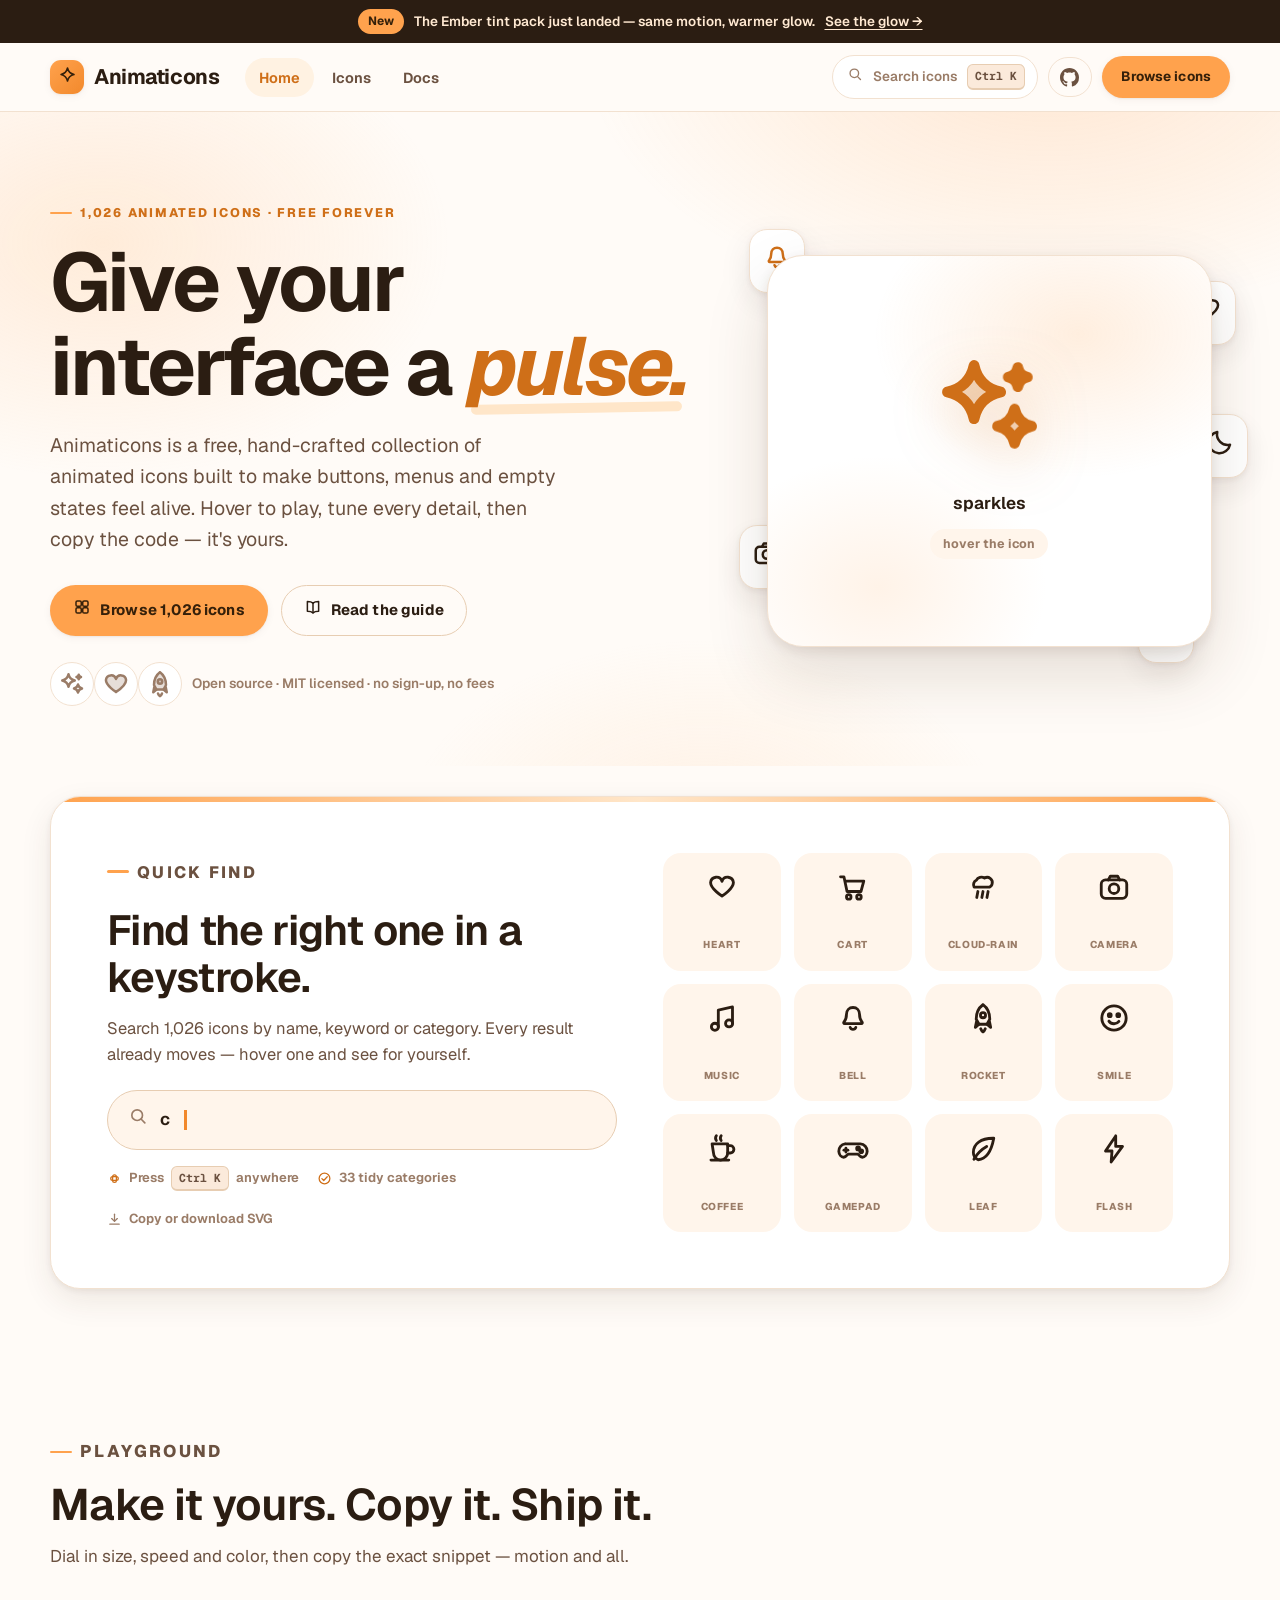
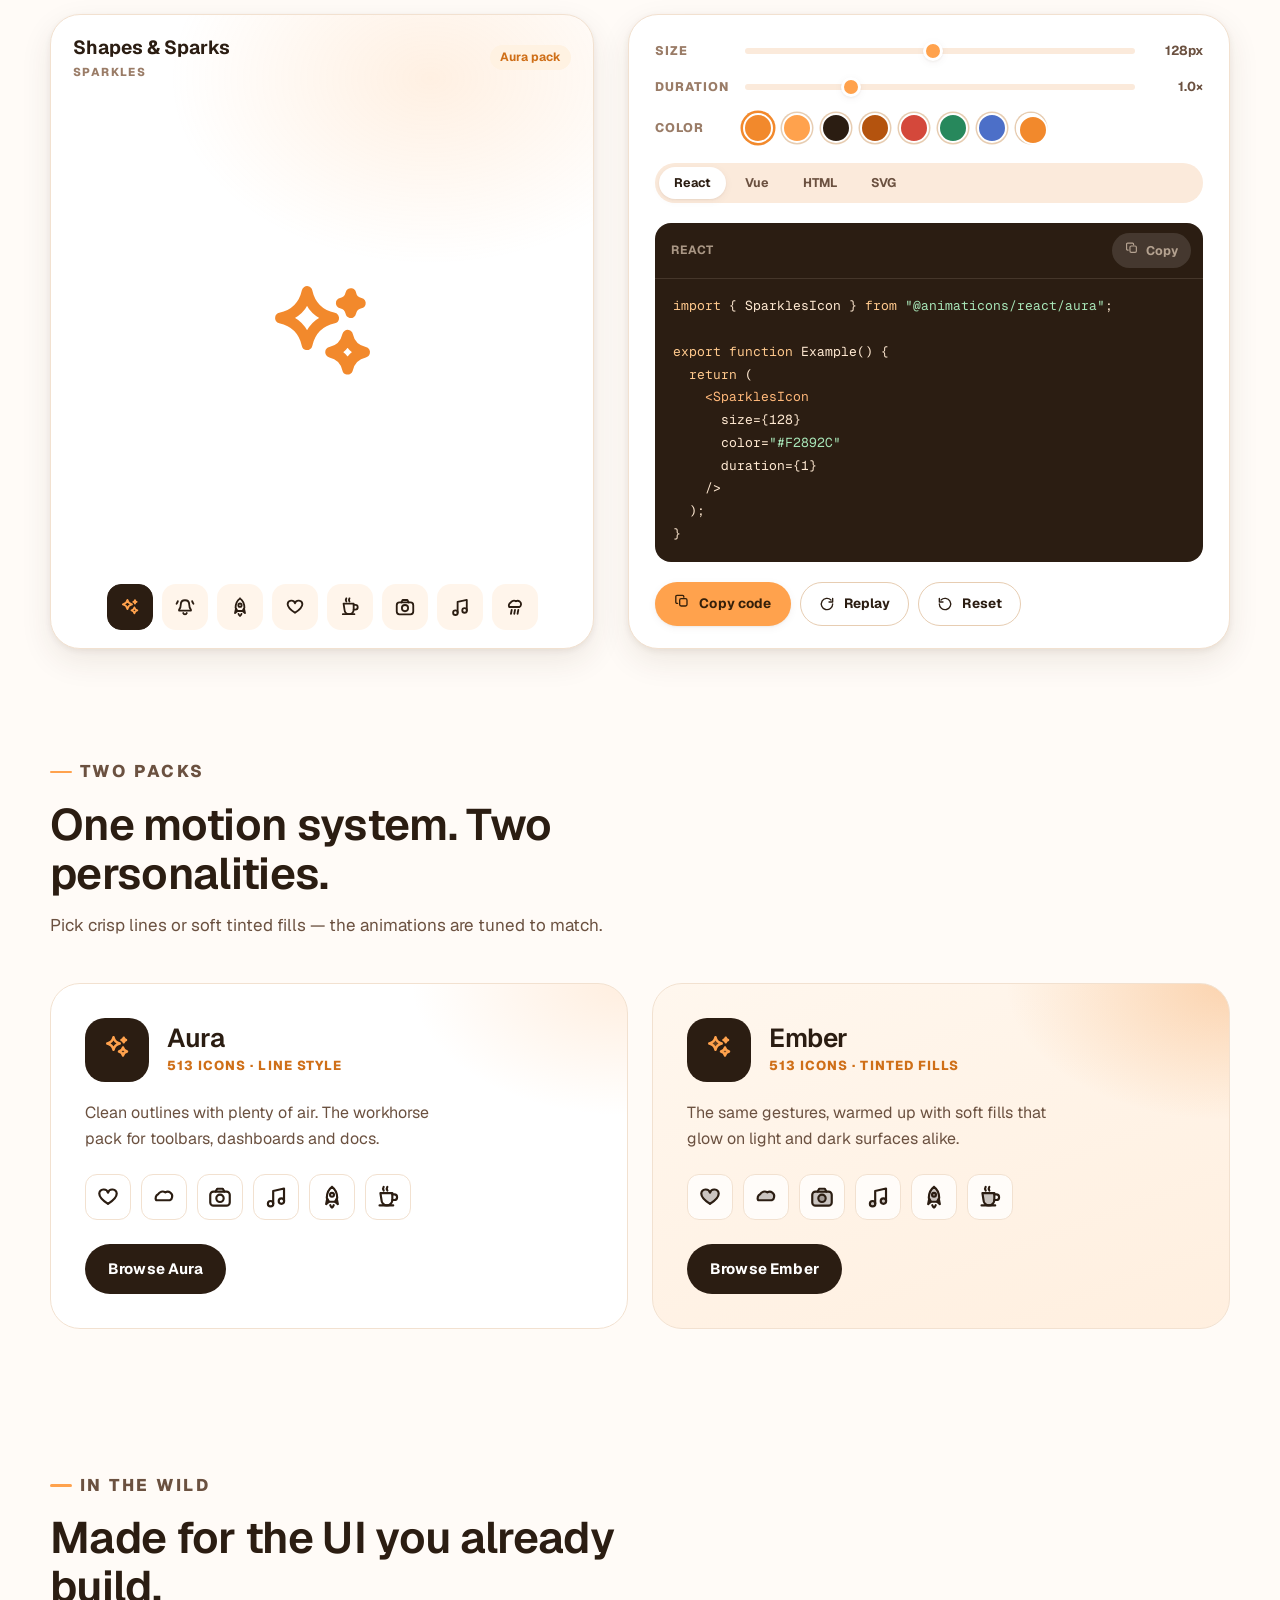
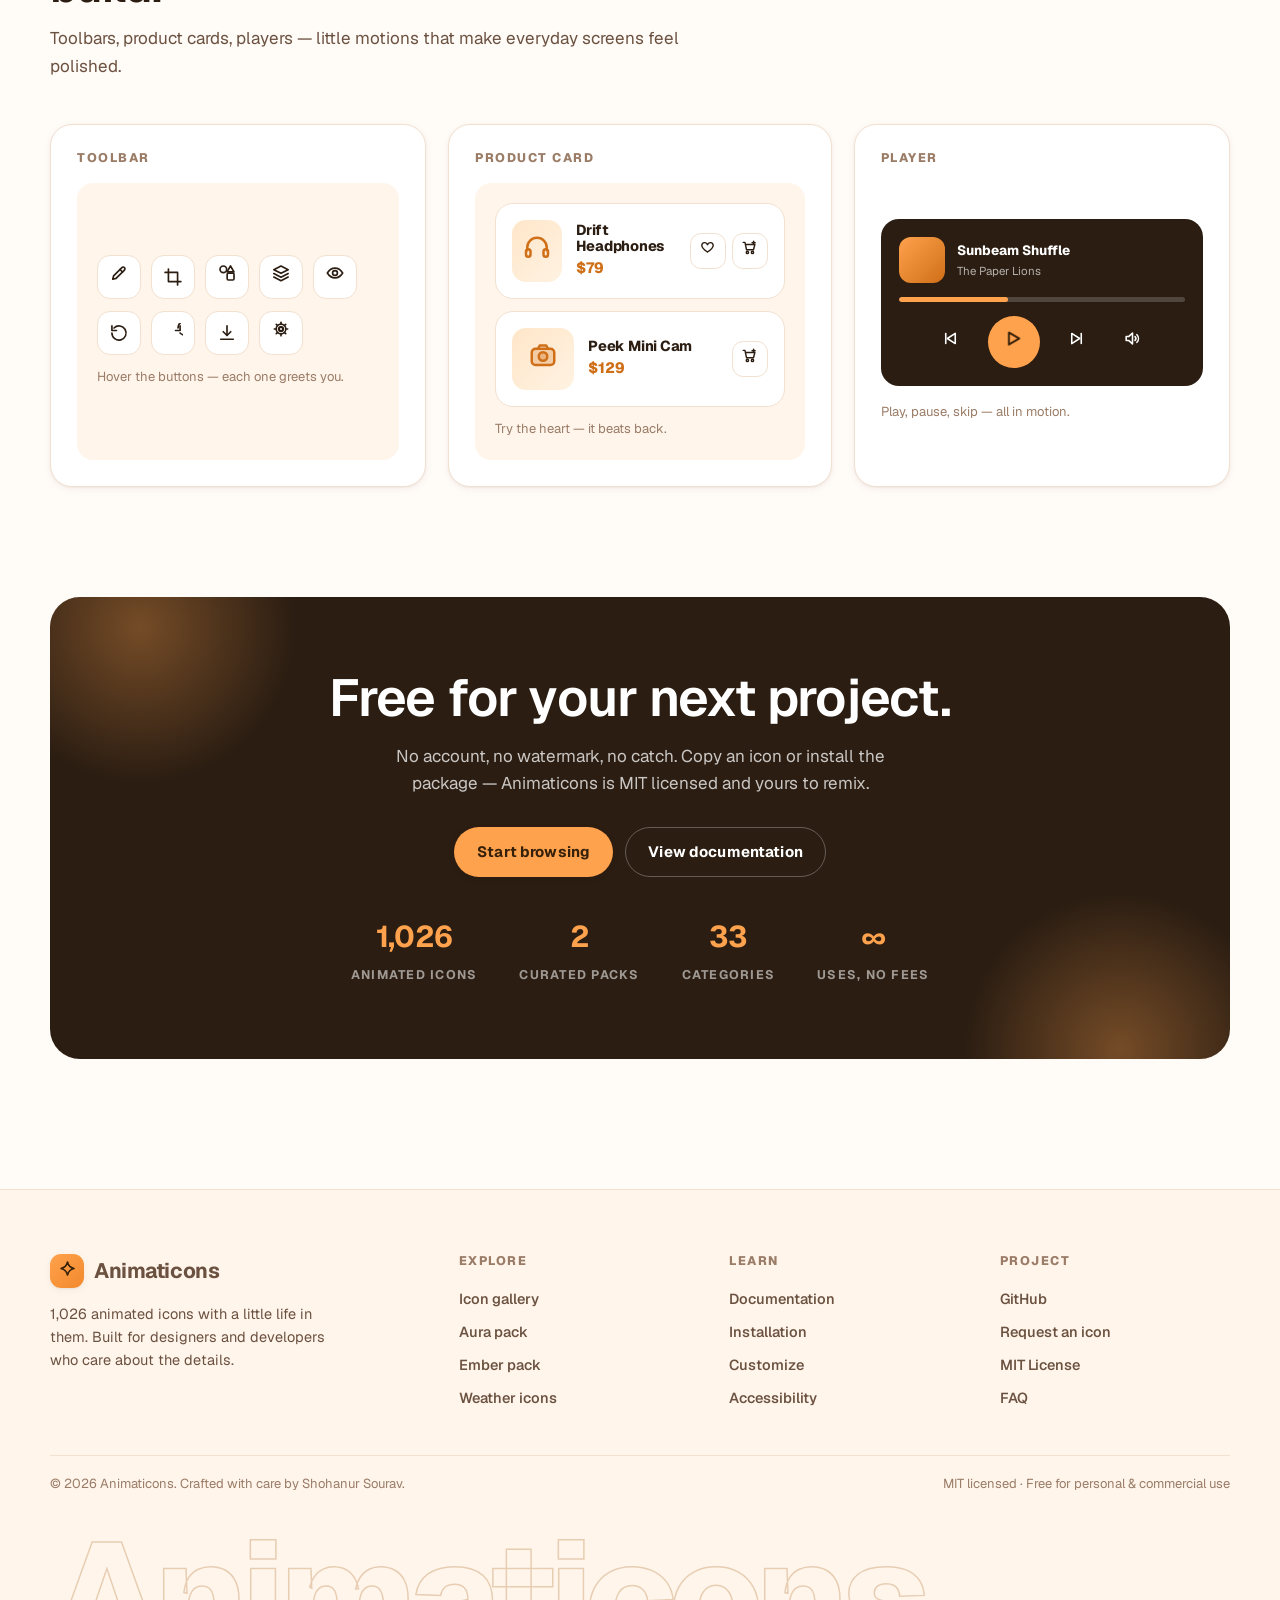
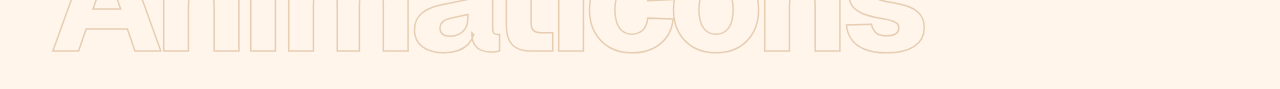
<file: index.html>
<!DOCTYPE html>
<html lang="en">
<head>
  <meta charset="UTF-8" />
  <meta name="viewport" content="width=device-width, initial-scale=1.0" />
  <title>Animaticons — 1,026 Free Animated Icons That Move</title>
  <meta name="description" content="Animaticons is a free collection of 1,026 animated icons in two packs — Aura and Ember. Hover them, tune size, speed and color, then copy the code for React, Vue or plain HTML." />
  <link rel="icon" href="favicon.svg" type="image/svg+xml" />
  <link rel="stylesheet" href="css/base.css?v=5" />
  <link rel="stylesheet" href="css/home.css?v=5" />
</head>
<body>
  <a class="skip-link" href="#main">Skip to content</a>

  <div class="announce">
    <div class="wrap">
      <span class="tag">New</span>
      <span>The Ember tint pack just landed — same motion, warmer glow.</span>
      <a href="gallery.html?pack=ember">See the glow →</a>
    </div>
  </div>

  <header class="site-header">
    <div class="wrap">
      <a class="brand" href="index.html" aria-label="Animaticons home">
        <span class="brand-mark"><span data-icon="sparkle" data-size="19" data-label=""></span></span>
        Animaticons
      </a>
      <nav class="site-nav" aria-label="Primary">
        <a href="index.html" class="is-active">Home</a>
        <a href="gallery.html">Icons</a>
        <a href="docs.html">Docs</a>
      </nav>
      <div class="header-actions">
        <button class="search-trigger" data-open-palette type="button" aria-label="Search icons">
          <span data-icon="search" data-size="16"></span>
          Search icons
          <kbd>⌘K</kbd>
        </button>
        <a class="icon-btn gh-btn" href="https://github.com/shohanursourav/animaticons" target="_blank" rel="noopener" aria-label="GitHub repository — star the repo" title="GitHub repository">
          <svg class="gh-mark" viewBox="0 0 16 16" width="19" height="19" aria-hidden="true"><path fill="currentColor" d="M8 0C3.58 0 0 3.58 0 8c0 3.54 2.29 6.53 5.47 7.59.4.07.55-.17.55-.38 0-.19-.01-.82-.01-1.49-2.01.37-2.53-.49-2.69-.94-.09-.23-.48-.94-.82-1.13-.28-.15-.68-.52-.01-.53.63-.01 1.08.58 1.23.82.72 1.21 1.87.87 2.33.66.07-.52.28-.87.51-1.07-1.78-.2-3.64-.89-3.64-3.95 0-.87.31-1.59.82-2.15-.08-.2-.36-1.02.08-2.12 0 0 .67-.21 2.2.82.64-.18 1.32-.27 2-.27.68 0 1.36.09 2 .27 1.53-1.04 2.2-.82 2.2-.82.44 1.1.16 1.92.08 2.12.51.56.82 1.27.82 2.15 0 3.07-1.87 3.75-3.65 3.95.29.25.54.73.54 1.48 0 1.07-.01 1.93-.01 2.2 0 .21.15.46.55.38A8.013 8.013 0 0 0 16 8c0-4.42-3.58-8-8-8Z"/></svg>
          <span class="gh-stars" data-gh-stars hidden><svg class="gh-star" viewBox="0 0 24 24" width="12" height="12" aria-hidden="true"><path fill="currentColor" d="M12 2.6l2.7 5.6 6.1.9-4.4 4.3 1 6.1-5.4-2.9-5.4 2.9 1-6.1-4.4-4.3 6.1-.9z"/></svg><span class="gh-count">0</span></span>
        </a>
        <a class="btn btn-primary" href="gallery.html" style="padding:9px 18px;font-size:13.5px">Browse icons</a>
      </div>
    </div>
  </header>

  <main id="main">
    <!-- ================= HERO ================= -->
    <section class="hero">
      <div class="hero-bg"></div>
      <div class="wrap">
        <div class="hero-grid">
          <div>
            <p class="eyebrow">1,026 animated icons · free forever</p>
            <h1>Give your interface a <span class="accent">pulse.</span></h1>
            <p class="hero-sub">
              Animaticons is a free, hand-crafted collection of animated icons built to make
              buttons, menus and empty states feel alive. Hover to play, tune every detail,
              then copy the code — it's yours.
            </p>
            <div class="hero-ctas">
              <a class="btn btn-primary" href="gallery.html">
                <span data-icon="layout-grid" data-size="18"></span>
                Browse 1,026 icons
              </a>
              <a class="btn btn-ghost" href="docs.html">
                <span data-icon="book-open" data-size="18"></span>
                Read the guide
              </a>
            </div>
            <div class="hero-note">
              <span class="avatars">
                <span data-icon="sparkles" data-size="30"></span>
                <span data-icon="heart" data-size="30" data-pack="ember"></span>
                <span data-icon="rocket" data-size="30" data-pack="ember"></span>
              </span>
              <span>Open source · MIT licensed · no sign-up, no fees</span>
            </div>
          </div>

          <div class="hero-stage" aria-hidden="true">
            <div class="float-chip c1"><span data-icon="bell" data-size="30"></span></div>
            <div class="float-chip c2"><span data-icon="heart" data-size="30"></span></div>
            <div class="float-chip c3"><span data-icon="camera" data-size="30"></span></div>
            <div class="float-chip c4"><span data-icon="music" data-size="30"></span></div>
            <div class="float-chip c5"><span data-icon="moon" data-size="30"></span></div>
            <div class="hero-card">
              <div class="hero-card-inner">
                <span id="heroIcon"></span>
                <div class="hero-card-label" id="heroLabel">sparkles</div>
                <div class="hero-card-hint">hover the icon</div>
              </div>
            </div>
          </div>
        </div>
      </div>
    </section>

    <!-- ================= QUICK FIND ================= -->
    <section class="finder">
      <div class="wrap">
        <div class="finder-box">
          <div class="finder-grid">
            <div class="finder-copy">
              <p class="eyebrow">Quick find</p>
              <h2>Find the right one in a keystroke.</h2>
              <p>
                Search 1,026 icons by name, keyword or category. Every result already moves —
                hover one and see for yourself.
              </p>
              <div class="fake-search" id="fakeSearch" role="button" tabindex="0" aria-label="Open icon search">
                <span data-icon="search" data-size="20"></span>
                <span class="typed" id="typedWord">heart</span><span class="type-caret"></span>
              </div>
              <div class="finder-meta">
                <span><span data-icon="command" data-size="15"></span> Press <kbd>⌘K</kbd> anywhere</span>
                <span><span data-icon="check-circle" data-size="15"></span> <span id="statCats">33 tidy categories</span></span>
                <span><svg class="glyph" width="15" height="15" viewBox="0 0 24 24" fill="none" stroke="currentColor" stroke-width="2" stroke-linecap="round" stroke-linejoin="round" aria-hidden="true"><path d="M12 3.5v11"/><path d="M7.5 10.5 12 15l4.5-4.5"/><path d="M4.5 19.5h15"/></svg> Copy or download SVG</span>
              </div>
            </div>
            <div class="finder-tiles" id="finderTiles"></div>
          </div>
        </div>
      </div>
    </section>

    <!-- ================= PLAYGROUND ================= -->
    <section class="playground" id="playground">
      <div class="wrap">
        <div class="section-head">
          <p class="eyebrow">Playground</p>
          <h2>Make it yours. Copy it. Ship it.</h2>
          <p>Dial in size, speed and color, then copy the exact snippet — motion and all.</p>
        </div>
        <div class="pg-grid">
          <div class="pg-stage">
            <div class="pg-stage-top">
              <div class="pg-name">
                <span id="pgCat">Shapes &amp; Sparks</span>
                <code id="pgId">sparkles</code>
              </div>
              <span class="tag" id="pgPackTag">Aura pack</span>
            </div>
            <div class="pg-stage-body anim-host" id="pgStage" data-hover-icon></div>
            <div class="pg-picker" id="pgPicker"></div>
          </div>

          <div class="pg-panel">
            <div class="pg-controls">
              <div class="range-row">
                <label for="pgSize">Size</label>
                <input type="range" id="pgSize" min="24" max="240" step="2" value="128" />
                <output id="pgSizeOut">128px</output>
              </div>
              <div class="range-row">
                <label for="pgDur">Duration</label>
                <input type="range" id="pgDur" min="0.3" max="3" step="0.1" value="1" />
                <output id="pgDurOut">1.0×</output>
              </div>
              <div class="pg-swatches">
                <span class="label">Color</span>
                <div class="swatches" id="pgSwatches"></div>
              </div>
            </div>

            <div class="code-tabs" role="tablist" aria-label="Code language">
              <button class="is-active" data-lang="react" role="tab">React</button>
              <button data-lang="vue" role="tab">Vue</button>
              <button data-lang="html" role="tab">HTML</button>
              <button data-lang="svg" role="tab">SVG</button>
            </div>

            <div class="code-block">
              <div class="code-head">
                <span id="pgCodeLabel">React</span>
                <button class="copy-btn" data-copy="#code" type="button"><span data-icon="copy" data-size="14"></span> Copy</button>
              </div>
              <pre><code id="pgCode"></code></pre>
            </div>

            <div class="pg-actions">
              <button class="btn btn-primary" id="pgCopy" type="button">
                <span data-icon="copy" data-size="16"></span> Copy code
              </button>
              <button class="btn btn-ghost" id="pgReplay" type="button">
                <svg class="glyph" width="16" height="16" viewBox="0 0 24 24" fill="none" stroke="currentColor" stroke-width="2" stroke-linecap="round" stroke-linejoin="round" aria-hidden="true"><path d="M20.5 12a8.5 8.5 0 1 1-2.5-6"/><path d="M20.5 3.5V9H15"/></svg> Replay
              </button>
              <button class="btn btn-ghost" id="pgReset" type="button">
                <svg class="glyph" width="16" height="16" viewBox="0 0 24 24" fill="none" stroke="currentColor" stroke-width="2" stroke-linecap="round" stroke-linejoin="round" aria-hidden="true"><path d="M3.5 12a8.5 8.5 0 1 0 2.5-6"/><path d="M3.5 3.5V9H9"/></svg> Reset
              </button>
            </div>
          </div>
        </div>
      </div>
    </section>

    <!-- ================= PACKS ================= -->
    <section class="packs">
      <div class="wrap">
        <div class="section-head">
          <p class="eyebrow">Two packs</p>
          <h2>One motion system. Two personalities.</h2>
          <p>Pick crisp lines or soft tinted fills — the animations are tuned to match.</p>
        </div>
        <div class="packs-grid">
          <article class="pack-card aura">
            <div class="pack-top">
              <div class="pack-glyph"><span data-icon="sparkles" data-size="30"></span></div>
              <div>
                <h3>Aura</h3>
                <div class="pack-count">513 icons · line style</div>
              </div>
            </div>
            <p>Clean outlines with plenty of air. The workhorse pack for toolbars, dashboards and docs.</p>
            <div class="pack-icons">
              <span data-icon="heart" data-size="26"></span>
              <span data-icon="cloud" data-size="26"></span>
              <span data-icon="camera" data-size="26"></span>
              <span data-icon="music" data-size="26"></span>
              <span data-icon="rocket" data-size="26"></span>
              <span data-icon="coffee" data-size="26"></span>
            </div>
            <a class="btn btn-dark" href="gallery.html?pack=aura">Browse Aura</a>
          </article>

          <article class="pack-card ember">
            <div class="pack-top">
              <div class="pack-glyph"><span class="pack-ember" data-icon="sparkles" data-size="30"></span></div>
              <div>
                <h3>Ember</h3>
                <div class="pack-count">513 icons · tinted fills</div>
              </div>
            </div>
            <p>The same gestures, warmed up with soft fills that glow on light and dark surfaces alike.</p>
            <div class="pack-icons">
              <span class="pack-ember" data-icon="heart" data-size="26"></span>
              <span class="pack-ember" data-icon="cloud" data-size="26"></span>
              <span class="pack-ember" data-icon="camera" data-size="26"></span>
              <span class="pack-ember" data-icon="music" data-size="26"></span>
              <span class="pack-ember" data-icon="rocket" data-size="26"></span>
              <span class="pack-ember" data-icon="coffee" data-size="26"></span>
            </div>
            <a class="btn btn-dark" href="gallery.html?pack=ember">Browse Ember</a>
          </article>
        </div>
      </div>
    </section>

    <!-- ================= SHOWCASE ================= -->
    <section class="showcase">
      <div class="wrap">
        <div class="section-head">
          <p class="eyebrow">In the wild</p>
          <h2>Made for the UI you already build.</h2>
          <p>Toolbars, product cards, players — little motions that make everyday screens feel polished.</p>
        </div>
        <div class="showcase-grid">
          <div class="demo-card anim-host">
            <h3>Toolbar</h3>
            <div class="demo-surface">
              <div class="demo-row">
                <button class="demo-tool" type="button" aria-label="Pen"><span data-icon="pen" data-size="20"></span></button>
                <button class="demo-tool" type="button" aria-label="Crop"><svg class="glyph" width="20" height="20" viewBox="0 0 24 24" fill="none" stroke="currentColor" stroke-width="2" stroke-linecap="round" stroke-linejoin="round" aria-hidden="true"><path d="M6.5 2.5v15h15"/><path d="M2.5 6.5h15v15"/></svg></button>
                <button class="demo-tool" type="button" aria-label="Shapes"><span data-icon="shapes" data-size="20"></span></button>
                <button class="demo-tool" type="button" aria-label="Layers"><span data-icon="layers" data-size="20"></span></button>
                <button class="demo-tool" type="button" aria-label="Eye"><span data-icon="eye" data-size="20"></span></button>
              </div>
              <div class="demo-row">
                <button class="demo-tool" type="button" aria-label="Undo"><svg class="glyph" width="20" height="20" viewBox="0 0 24 24" fill="none" stroke="currentColor" stroke-width="2" stroke-linecap="round" stroke-linejoin="round" aria-hidden="true"><path d="M3.5 12a8.5 8.5 0 1 0 2.5-6"/><path d="M3.5 3.5V9H9"/></svg></button>
                <button class="demo-tool" type="button" aria-label="Redo"><svg class="glyph" width="20" height="20" viewBox="0 0 24 24" fill="none" stroke="currentColor" stroke-width="2" stroke-linecap="round" stroke-linejoin="round" aria-hidden="true"><path d="M20.5 12a8.5 8.5 0 1 0-2.5-6"/><path d="M20.5 3.5V9H15"/></svg></button>
                <button class="demo-tool" type="button" aria-label="Download"><svg class="glyph" width="20" height="20" viewBox="0 0 24 24" fill="none" stroke="currentColor" stroke-width="2" stroke-linecap="round" stroke-linejoin="round" aria-hidden="true"><path d="M12 3.5v11"/><path d="M7.5 10.5 12 15l4.5-4.5"/><path d="M4.5 19.5h15"/></svg></button>
                <button class="demo-tool" type="button" aria-label="Settings"><span data-icon="settings" data-size="20"></span></button>
              </div>
              <p style="font-size:13px;color:var(--muted);margin:0">Hover the buttons — each one greets you.</p>
            </div>
          </div>

          <div class="demo-card anim-host">
            <h3>Product card</h3>
            <div class="demo-surface">
              <div class="demo-product">
                <div class="ph"><span data-icon="headphones" data-size="30"></span></div>
                <div>
                  <h4>Drift Headphones</h4>
                  <div class="price">$79</div>
                </div>
                <div class="mini-actions">
                  <button class="demo-mini" id="likeBtn" type="button" aria-label="Like">
                    <span data-icon="heart" data-size="17"></span>
                  </button>
                  <button class="demo-mini" type="button" aria-label="Add to cart">
                    <span data-icon="cart-plus" data-size="17"></span>
                  </button>
                </div>
              </div>
              <div class="demo-product">
                <div class="ph"><span class="pack-ember" data-icon="camera" data-size="30"></span></div>
                <div>
                  <h4>Peek Mini Cam</h4>
                  <div class="price">$129</div>
                </div>
                <div class="mini-actions">
                  <button class="demo-mini" type="button" aria-label="Add to cart">
                    <span data-icon="cart-plus" data-size="17"></span>
                  </button>
                </div>
              </div>
              <p style="font-size:13px;color:var(--muted);margin:0">Try the heart — it beats back.</p>
            </div>
          </div>

          <div class="demo-card anim-host">
            <h3>Player</h3>
            <div class="demo-surface" style="background:transparent;padding:0">
              <div class="demo-player">
                <div class="track">
                  <div class="cover"></div>
                  <div>
                    <div class="t-name">Sunbeam Shuffle</div>
                    <div class="t-sub">The Paper Lions</div>
                  </div>
                </div>
                <div class="bar"><i></i></div>
                <div class="ctrls">
                  <button class="pbtn" type="button" aria-label="Previous"><span data-icon="skip-back" data-size="19"></span></button>
                  <button class="pbtn big" id="playBtn" type="button" aria-label="Play">
                    <span id="playIcon"></span>
                  </button>
                  <button class="pbtn" type="button" aria-label="Next"><span data-icon="skip-forward" data-size="19"></span></button>
                  <button class="pbtn" type="button" aria-label="Volume"><span data-icon="volume" data-size="19"></span></button>
                </div>
              </div>
              <p style="font-size:13px;color:var(--muted);margin:4px 0 0">Play, pause, skip — all in motion.</p>
            </div>
          </div>
        </div>
      </div>
    </section>

    <!-- ================= CTA ================= -->
    <section class="cta-band">
      <div class="wrap">
        <div class="cta-inner">
          <h2>Free for your next project.</h2>
          <p>
            No account, no watermark, no catch. Copy an icon or install the package —
            Animaticons is MIT licensed and yours to remix.
          </p>
          <div class="cta-actions">
            <a class="btn btn-primary" href="gallery.html">Start browsing</a>
            <a class="btn btn-ghost" href="docs.html">View documentation</a>
          </div>
          <div class="cta-stats">
            <div><b>1,026</b><span>animated icons</span></div>
            <div><b>2</b><span>curated packs</span></div>
            <div><b id="statCatCount">33</b><span>categories</span></div>
            <div><b>∞</b><span>uses, no fees</span></div>
          </div>
        </div>
      </div>
    </section>
  </main>

  <footer class="site-footer">
    <div class="wrap">
      <div class="footer-grid">
        <div class="footer-blurb">
          <a class="brand" href="index.html">
            <span class="brand-mark"><span data-icon="sparkle" data-size="19"></span></span>
            Animaticons
          </a>
          <p>1,026 animated icons with a little life in them. Built for designers and developers who care about the details.</p>
        </div>
        <div class="footer-col">
          <h4>Explore</h4>
          <a href="gallery.html">Icon gallery</a>
          <a href="gallery.html?pack=aura">Aura pack</a>
          <a href="gallery.html?pack=ember">Ember pack</a>
          <a href="gallery.html?cat=weather">Weather icons</a>
        </div>
        <div class="footer-col">
          <h4>Learn</h4>
          <a href="docs.html">Documentation</a>
          <a href="docs.html#install">Installation</a>
          <a href="docs.html#customize">Customize</a>
          <a href="docs.html#accessibility">Accessibility</a>
        </div>
        <div class="footer-col">
          <h4>Project</h4>
          <a href="https://github.com/shohanursourav/animaticons" target="_blank" rel="noopener">GitHub</a>
          <a href="https://github.com/shohanursourav/animaticons/issues" target="_blank" rel="noopener">Request an icon</a>
          <a href="docs.html#license">MIT License</a>
          <a href="docs.html#faq">FAQ</a>
        </div>
      </div>
      <div class="footer-bottom">
        <span>© 2026 Animaticons. Crafted with care by <a href="http://shohanursourav.com" target="_blank" rel="noopener">Shohanur Sourav</a>.</span>
        <span>MIT licensed · Free for personal &amp; commercial use</span>
      </div>
      <div class="footer-wordmark" aria-hidden="true">Animaticons</div>
    </div>
  </footer>

  <script src="js/icons-data.js?v=5"></script>
  <script src="js/runtime.js?v=5"></script>
  <script src="js/home.js?v=5"></script>
</body>
</html>
</file>
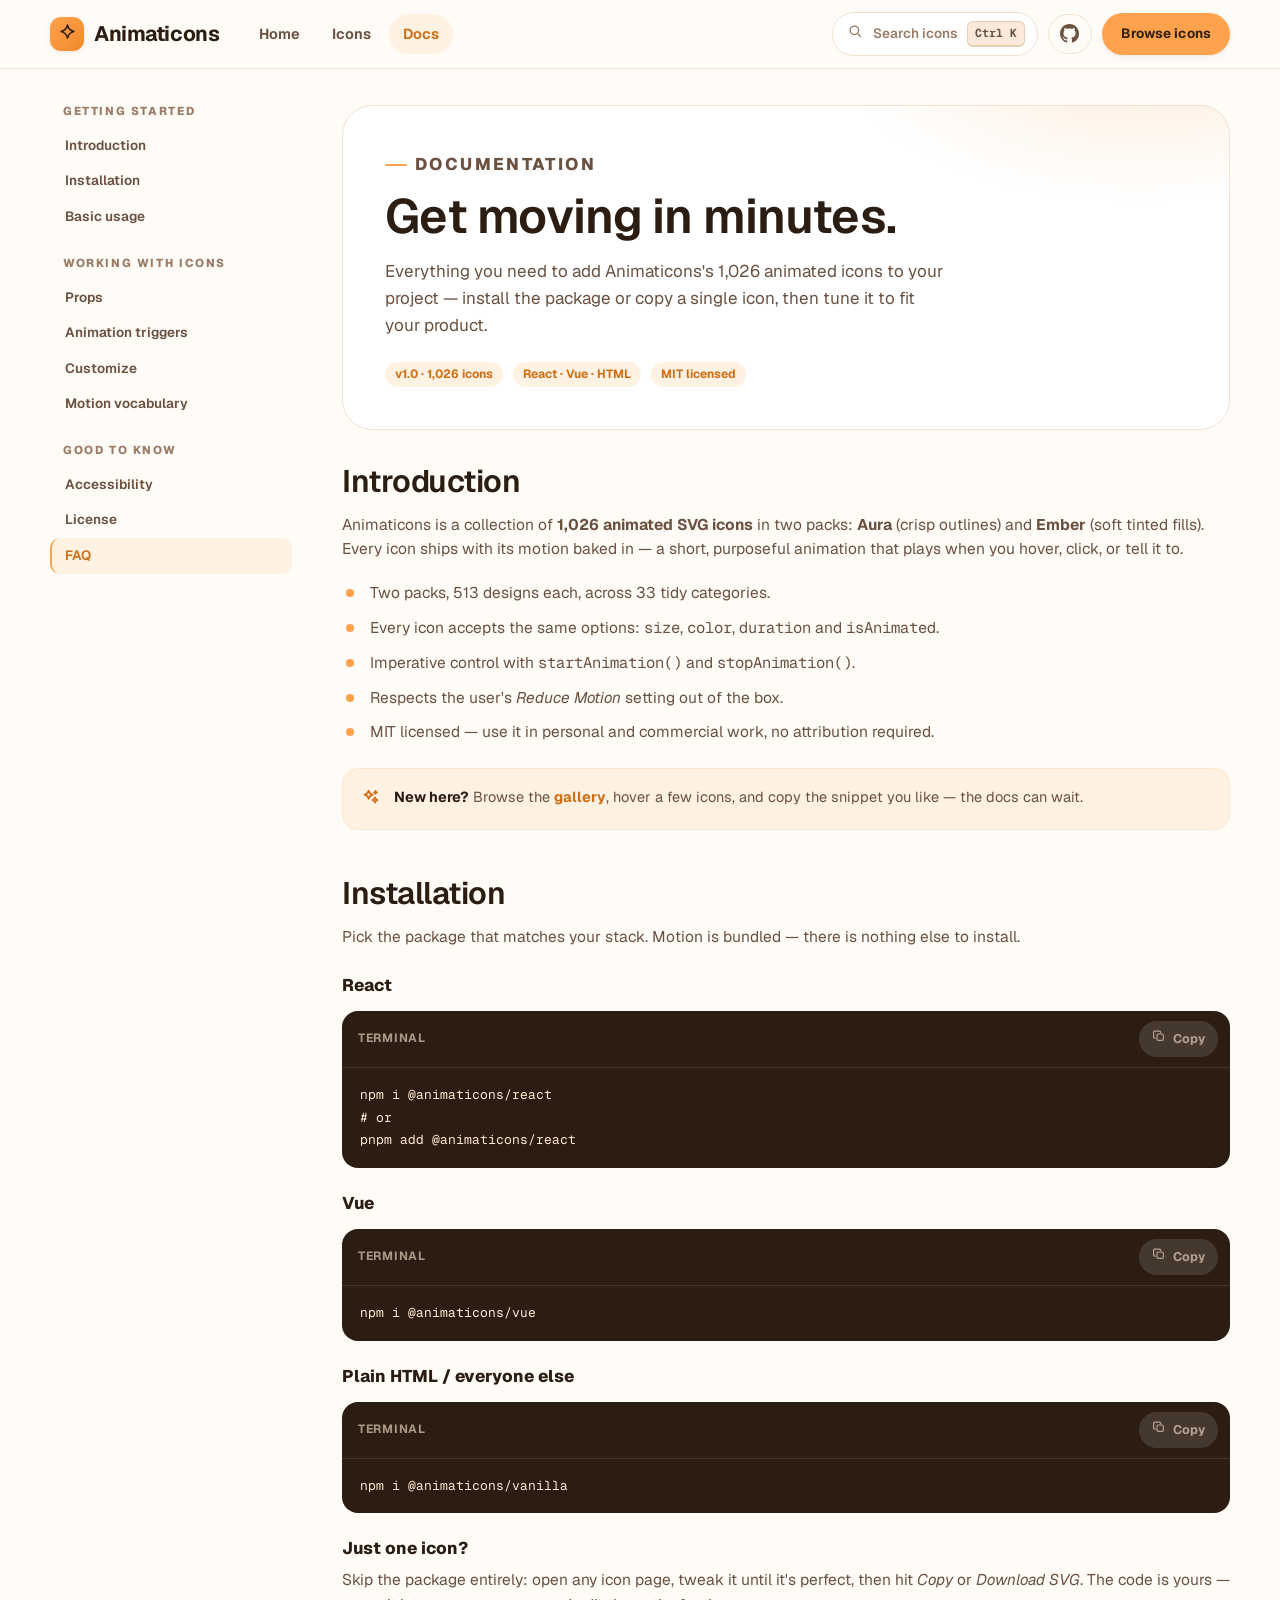
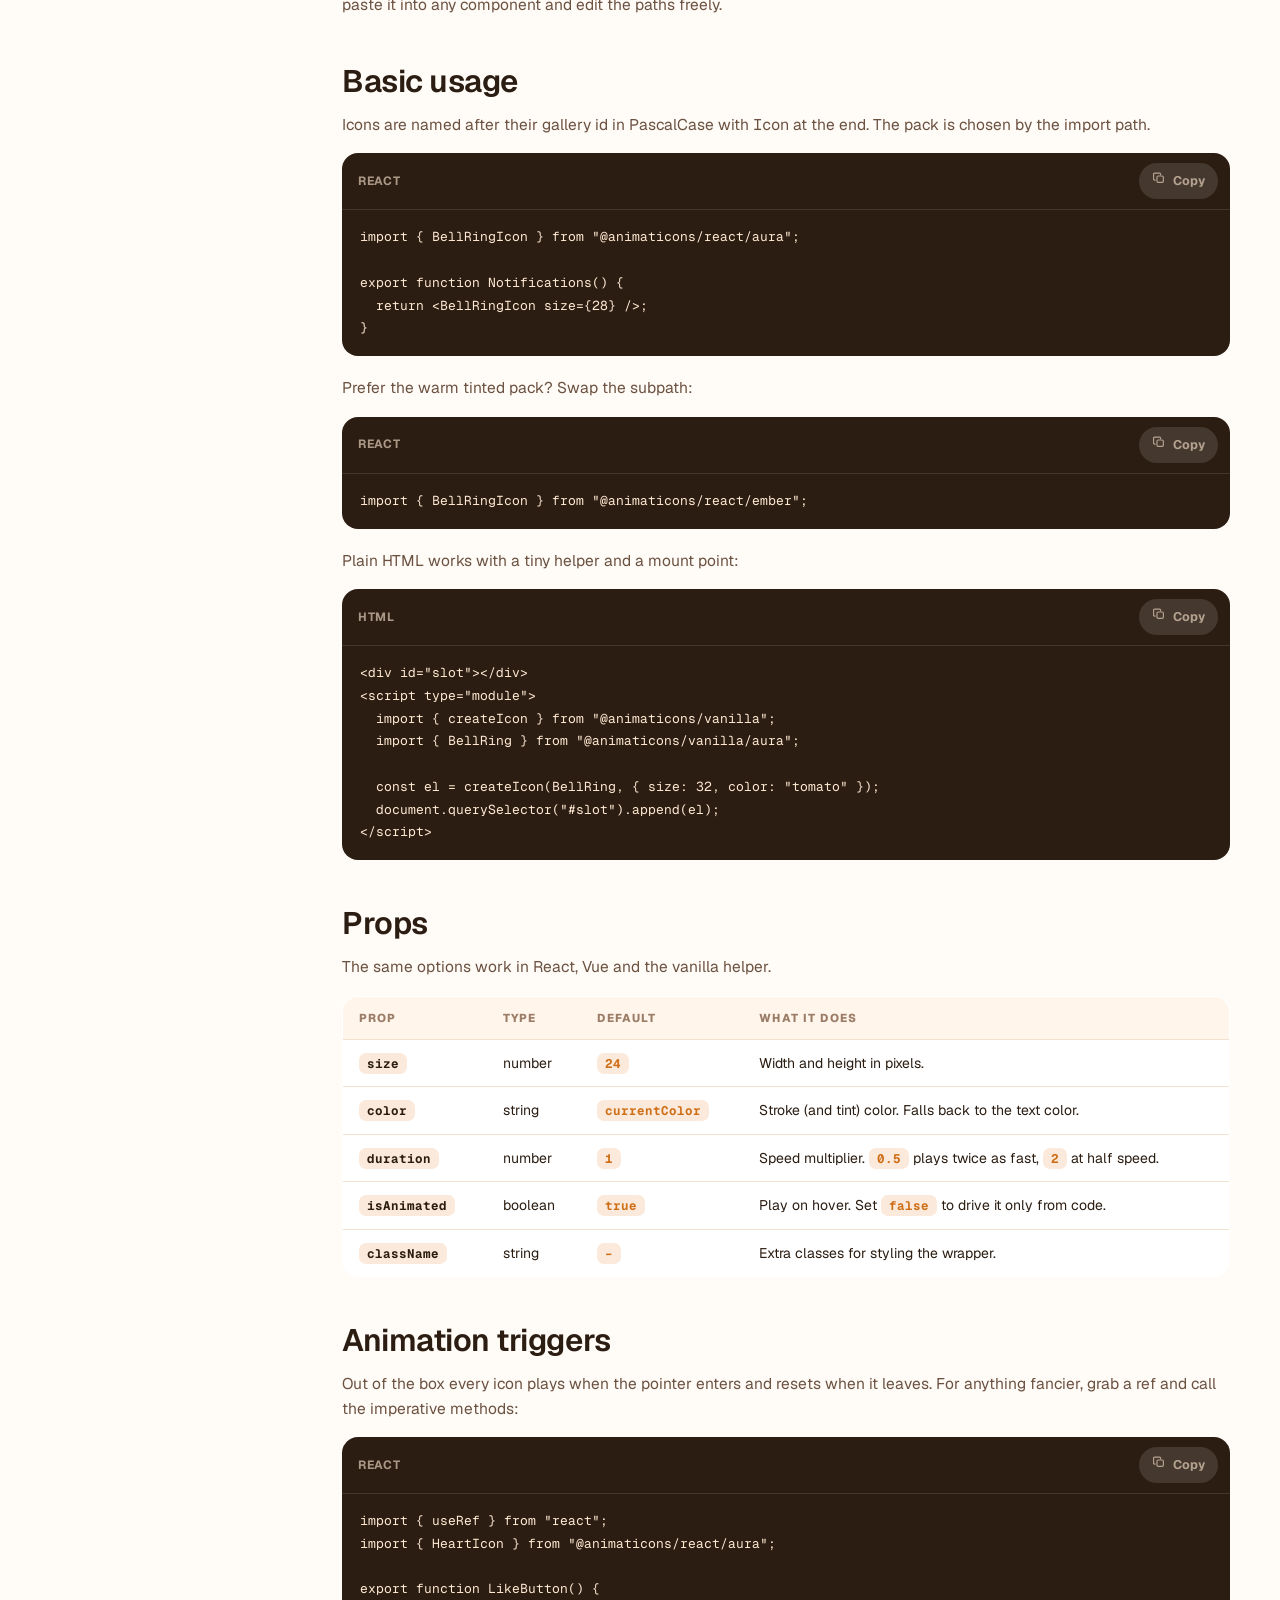
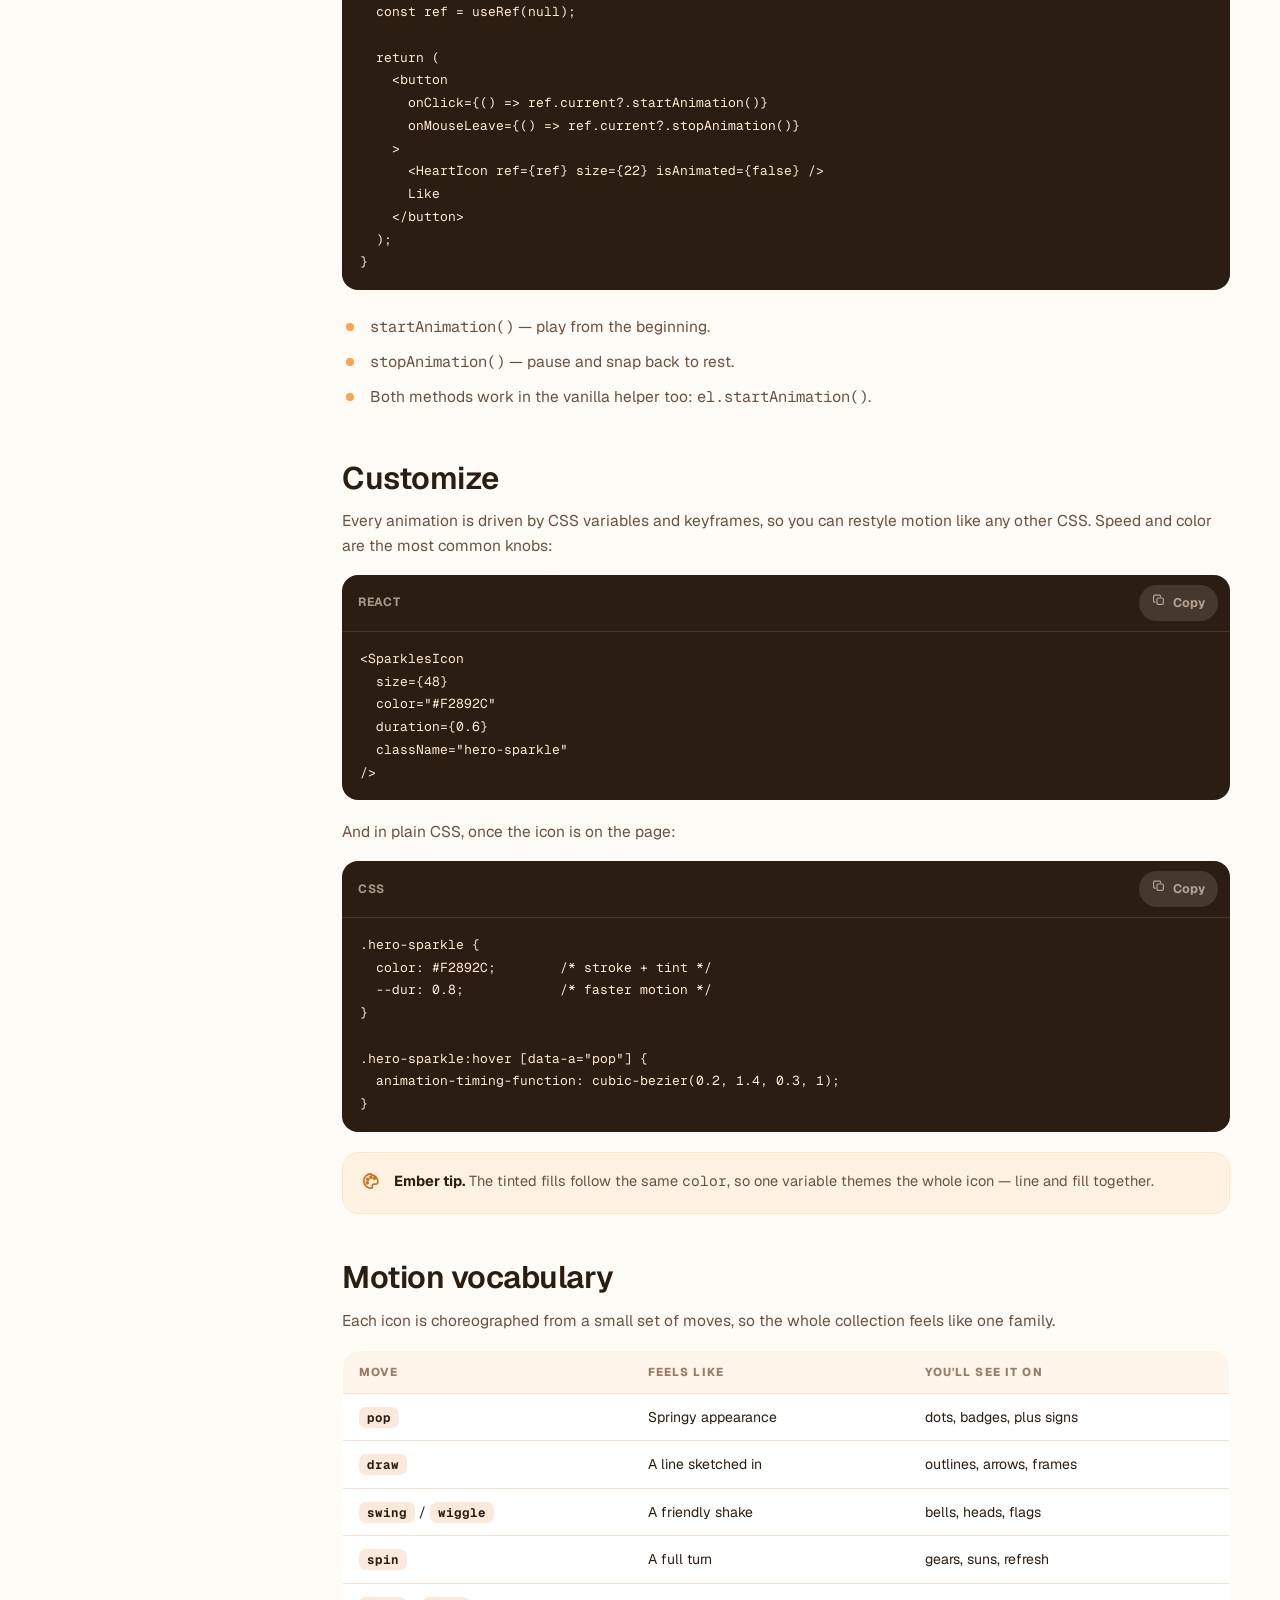
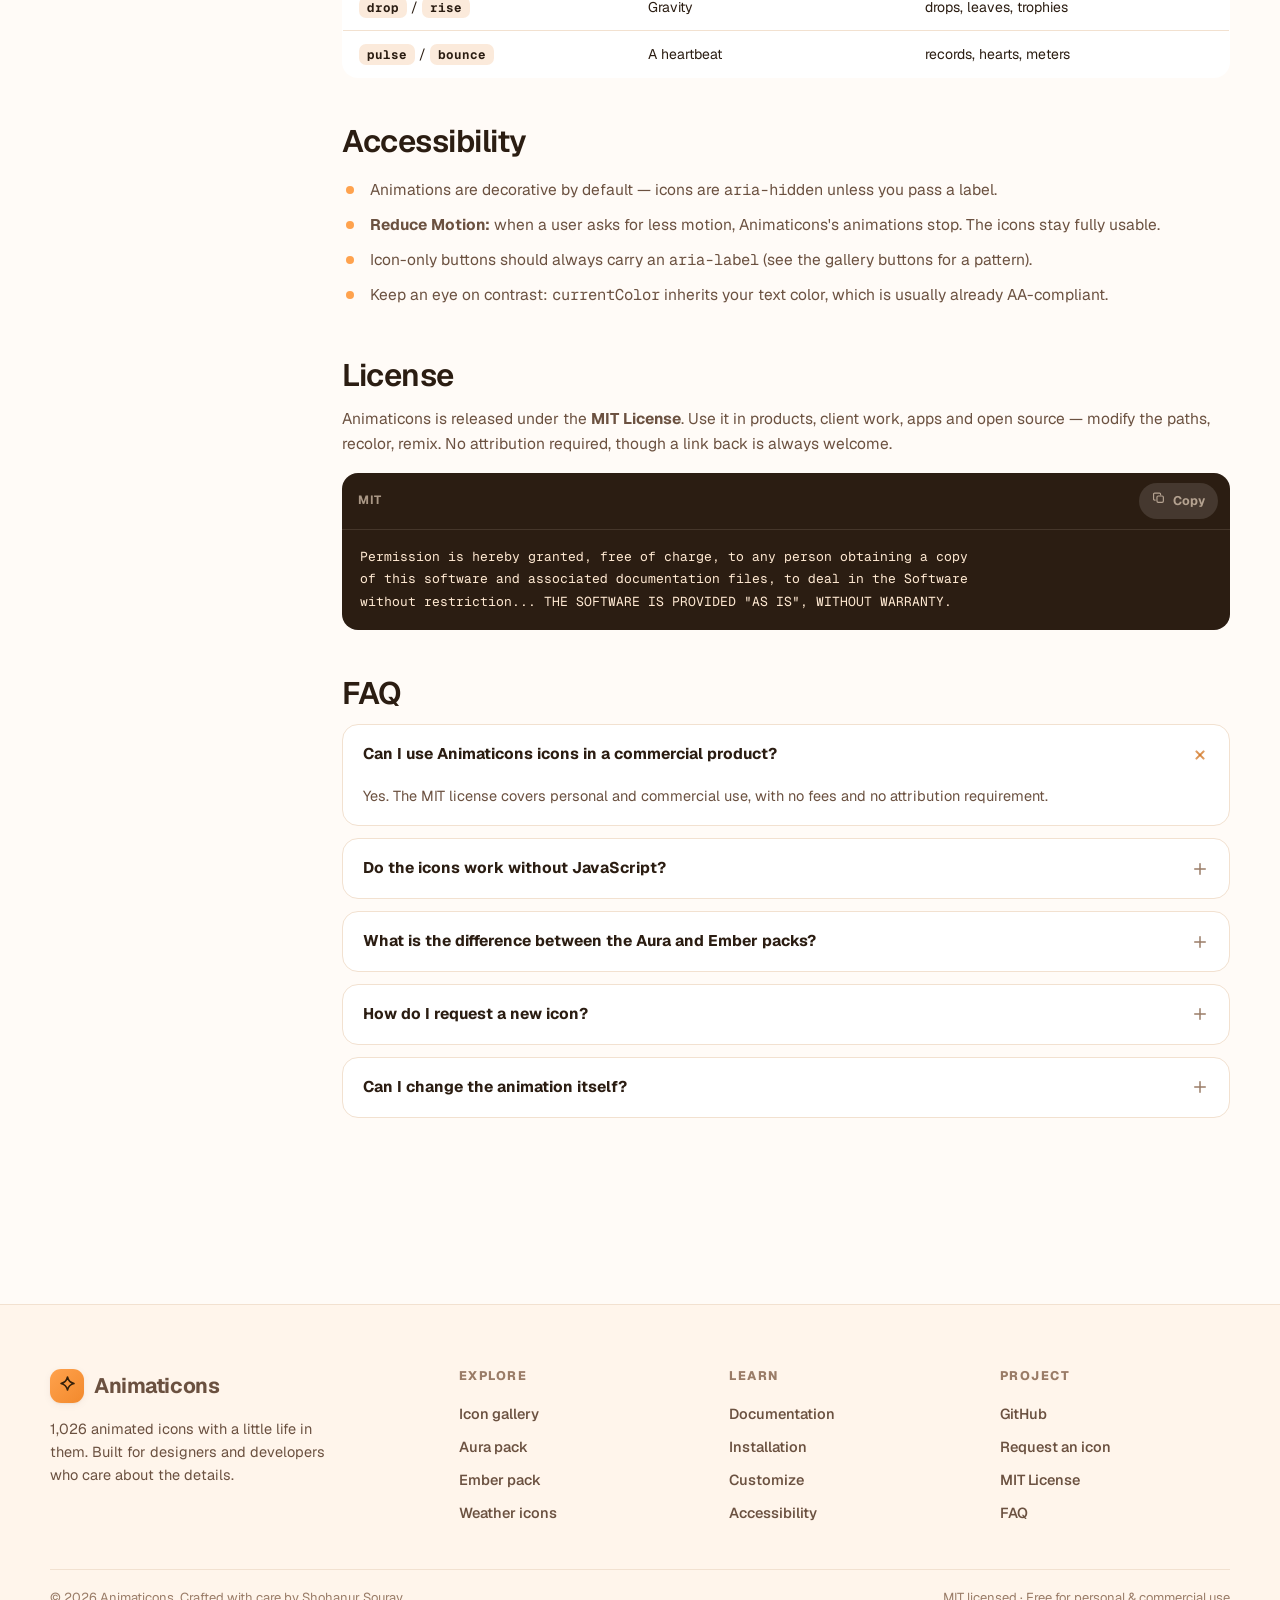
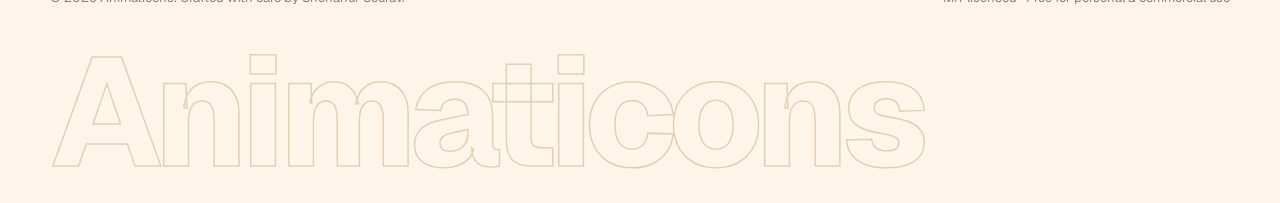
<file: docs.html>
<!DOCTYPE html>
<html lang="en">
<head>
  <meta charset="UTF-8" />
  <meta name="viewport" content="width=device-width, initial-scale=1.0" />
  <title>Documentation — Animaticons Animated Icons</title>
  <meta name="description" content="Learn how to install and use Animaticons animated icons in React, Vue or plain HTML — props, triggers, customization, accessibility and licensing." />
  <link rel="icon" href="favicon.svg" type="image/svg+xml" />
  <link rel="stylesheet" href="css/base.css?v=5" />
  <link rel="stylesheet" href="css/docs.css?v=5" />
</head>
<body>
  <a class="skip-link" href="#main">Skip to content</a>

  <header class="site-header">
    <div class="wrap">
      <a class="brand" href="index.html" aria-label="Animaticons home">
        <span class="brand-mark"><span data-icon="sparkle" data-size="19"></span></span>
        Animaticons
      </a>
      <nav class="site-nav" aria-label="Primary">
        <a href="index.html">Home</a>
        <a href="gallery.html">Icons</a>
        <a href="docs.html" class="is-active">Docs</a>
      </nav>
      <div class="header-actions">
        <button class="search-trigger" data-open-palette type="button" aria-label="Search icons">
          <span data-icon="search" data-size="16"></span>
          Search icons
          <kbd>⌘K</kbd>
        </button>
        <a class="icon-btn gh-btn" href="https://github.com/shohanursourav/animaticons" target="_blank" rel="noopener" aria-label="GitHub repository — star the repo" title="GitHub repository">
          <svg class="gh-mark" viewBox="0 0 16 16" width="19" height="19" aria-hidden="true"><path fill="currentColor" d="M8 0C3.58 0 0 3.58 0 8c0 3.54 2.29 6.53 5.47 7.59.4.07.55-.17.55-.38 0-.19-.01-.82-.01-1.49-2.01.37-2.53-.49-2.69-.94-.09-.23-.48-.94-.82-1.13-.28-.15-.68-.52-.01-.53.63-.01 1.08.58 1.23.82.72 1.21 1.87.87 2.33.66.07-.52.28-.87.51-1.07-1.78-.2-3.64-.89-3.64-3.95 0-.87.31-1.59.82-2.15-.08-.2-.36-1.02.08-2.12 0 0 .67-.21 2.2.82.64-.18 1.32-.27 2-.27.68 0 1.36.09 2 .27 1.53-1.04 2.2-.82 2.2-.82.44 1.1.16 1.92.08 2.12.51.56.82 1.27.82 2.15 0 3.07-1.87 3.75-3.65 3.95.29.25.54.73.54 1.48 0 1.07-.01 1.93-.01 2.2 0 .21.15.46.55.38A8.013 8.013 0 0 0 16 8c0-4.42-3.58-8-8-8Z"/></svg>
          <span class="gh-stars" data-gh-stars hidden><svg class="gh-star" viewBox="0 0 24 24" width="12" height="12" aria-hidden="true"><path fill="currentColor" d="M12 2.6l2.7 5.6 6.1.9-4.4 4.3 1 6.1-5.4-2.9-5.4 2.9 1-6.1-4.4-4.3 6.1-.9z"/></svg><span class="gh-count">0</span></span>
        </a>
        <a class="btn btn-primary" href="gallery.html" style="padding:9px 18px;font-size:13.5px">Browse icons</a>
      </div>
    </div>
  </header>

  <main id="main">
    <div class="wrap docs-shell">
      <aside class="docs-side" aria-label="Documentation sections">
        <h2>Getting started</h2>
        <a href="#introduction" class="is-active">Introduction</a>
        <a href="#install">Installation</a>
        <a href="#usage">Basic usage</a>
        <h2>Working with icons</h2>
        <a href="#props">Props</a>
        <a href="#triggers">Animation triggers</a>
        <a href="#customize">Customize</a>
        <a href="#motions">Motion vocabulary</a>
        <h2>Good to know</h2>
        <a href="#accessibility">Accessibility</a>
        <a href="#license">License</a>
        <a href="#faq">FAQ</a>
      </aside>

      <article class="docs-main">
        <div class="docs-hero">
          <p class="eyebrow">Documentation</p>
          <h1>Get moving in minutes.</h1>
          <p>
            Everything you need to add Animaticons's 1,026 animated icons to your project —
            install the package or copy a single icon, then tune it to fit your product.
          </p>
          <div class="hero-meta">
            <span class="tag">v1.0 · 1,026 icons</span>
            <span class="tag">React · Vue · HTML</span>
            <span class="tag">MIT licensed</span>
          </div>
        </div>

        <!-- ============ Introduction ============ -->
        <section class="doc-section" id="introduction">
          <h2>Introduction</h2>
          <p>
            Animaticons is a collection of <strong>1,026 animated SVG icons</strong> in two packs:
            <strong>Aura</strong> (crisp outlines) and <strong>Ember</strong> (soft tinted fills).
            Every icon ships with its motion baked in — a short, purposeful animation that plays
            when you hover, click, or tell it to.
          </p>
          <ul class="bullets">
            <li>Two packs, 513 designs each, across 33 tidy categories.</li>
            <li>Every icon accepts the same options: <code>size</code>, <code>color</code>, <code>duration</code> and <code>isAnimated</code>.</li>
            <li>Imperative control with <code>startAnimation()</code> and <code>stopAnimation()</code>.</li>
            <li>Respects the user's <em>Reduce Motion</em> setting out of the box.</li>
            <li>MIT licensed — use it in personal and commercial work, no attribution required.</li>
          </ul>
          <div class="callout">
            <span data-icon="sparkles" data-size="20"></span>
            <div><strong>New here?</strong> Browse the <a href="gallery.html" style="color:var(--primary-700);font-weight:700">gallery</a>, hover a few icons, and copy the snippet you like — the docs can wait.</div>
          </div>
        </section>

        <!-- ============ Install ============ -->
        <section class="doc-section" id="install">
          <h2>Installation</h2>
          <p>Pick the package that matches your stack. Motion is bundled — there is nothing else to install.</p>

          <h3>React</h3>
          <div class="code-block">
            <div class="code-head"><span>terminal</span><button class="copy-btn" data-copy="#code" type="button"><span data-icon="copy" data-size="14"></span> Copy</button></div>
            <pre><code>npm i @animaticons/react
# or
pnpm add @animaticons/react</code></pre>
          </div>

          <h3>Vue</h3>
          <div class="code-block">
            <div class="code-head"><span>terminal</span><button class="copy-btn" data-copy="#code" type="button"><span data-icon="copy" data-size="14"></span> Copy</button></div>
            <pre><code>npm i @animaticons/vue</code></pre>
          </div>

          <h3>Plain HTML / everyone else</h3>
          <div class="code-block">
            <div class="code-head"><span>terminal</span><button class="copy-btn" data-copy="#code" type="button"><span data-icon="copy" data-size="14"></span> Copy</button></div>
            <pre><code>npm i @animaticons/vanilla</code></pre>
          </div>

          <h3>Just one icon?</h3>
          <p>
            Skip the package entirely: open any icon page, tweak it until it's perfect,
            then hit <em>Copy</em> or <em>Download SVG</em>. The code is yours — paste it
            into any component and edit the paths freely.
          </p>
        </section>

        <!-- ============ Usage ============ -->
        <section class="doc-section" id="usage">
          <h2>Basic usage</h2>
          <p>Icons are named after their gallery id in PascalCase with <code>Icon</code> at the end. The pack is chosen by the import path.</p>
          <div class="code-block">
            <div class="code-head"><span>react</span><button class="copy-btn" data-copy="#code" type="button"><span data-icon="copy" data-size="14"></span> Copy</button></div>
            <pre><code>import { BellRingIcon } from "@animaticons/react/aura";

export function Notifications() {
  return &lt;BellRingIcon size={28} /&gt;;
}</code></pre>
          </div>
          <p>Prefer the warm tinted pack? Swap the subpath:</p>
          <div class="code-block">
            <div class="code-head"><span>react</span><button class="copy-btn" data-copy="#code" type="button"><span data-icon="copy" data-size="14"></span> Copy</button></div>
            <pre><code>import { BellRingIcon } from "@animaticons/react/ember";</code></pre>
          </div>
          <p>Plain HTML works with a tiny helper and a mount point:</p>
          <div class="code-block">
            <div class="code-head"><span>html</span><button class="copy-btn" data-copy="#code" type="button"><span data-icon="copy" data-size="14"></span> Copy</button></div>
            <pre><code>&lt;div id="slot"&gt;&lt;/div&gt;
&lt;script type="module"&gt;
  import { createIcon } from "@animaticons/vanilla";
  import { BellRing } from "@animaticons/vanilla/aura";

  const el = createIcon(BellRing, { size: 32, color: "tomato" });
  document.querySelector("#slot").append(el);
&lt;/script&gt;</code></pre>
          </div>
        </section>

        <!-- ============ Props ============ -->
        <section class="doc-section" id="props">
          <h2>Props</h2>
          <p>The same options work in React, Vue and the vanilla helper.</p>
          <table class="docs-table">
            <thead>
              <tr><th>Prop</th><th>Type</th><th>Default</th><th>What it does</th></tr>
            </thead>
            <tbody>
              <tr><td><code>size</code></td><td>number</td><td><code>24</code></td><td>Width and height in pixels.</td></tr>
              <tr><td><code>color</code></td><td>string</td><td><code>currentColor</code></td><td>Stroke (and tint) color. Falls back to the text color.</td></tr>
              <tr><td><code>duration</code></td><td>number</td><td><code>1</code></td><td>Speed multiplier. <code>0.5</code> plays twice as fast, <code>2</code> at half speed.</td></tr>
              <tr><td><code>isAnimated</code></td><td>boolean</td><td><code>true</code></td><td>Play on hover. Set <code>false</code> to drive it only from code.</td></tr>
              <tr><td><code>className</code></td><td>string</td><td><code>–</code></td><td>Extra classes for styling the wrapper.</td></tr>
            </tbody>
          </table>
        </section>

        <!-- ============ Triggers ============ -->
        <section class="doc-section" id="triggers">
          <h2>Animation triggers</h2>
          <p>
            Out of the box every icon plays when the pointer enters and resets when it leaves.
            For anything fancier, grab a ref and call the imperative methods:
          </p>
          <div class="code-block">
            <div class="code-head"><span>react</span><button class="copy-btn" data-copy="#code" type="button"><span data-icon="copy" data-size="14"></span> Copy</button></div>
            <pre><code>import { useRef } from "react";
import { HeartIcon } from "@animaticons/react/aura";

export function LikeButton() {
  const ref = useRef(null);

  return (
    &lt;button
      onClick={() =&gt; ref.current?.startAnimation()}
      onMouseLeave={() =&gt; ref.current?.stopAnimation()}
    &gt;
      &lt;HeartIcon ref={ref} size={22} isAnimated={false} /&gt;
      Like
    &lt;/button&gt;
  );
}</code></pre>
          </div>
          <ul class="bullets">
            <li><code>startAnimation()</code> — play from the beginning.</li>
            <li><code>stopAnimation()</code> — pause and snap back to rest.</li>
            <li>Both methods work in the vanilla helper too: <code>el.startAnimation()</code>.</li>
          </ul>
        </section>

        <!-- ============ Customize ============ -->
        <section class="doc-section" id="customize">
          <h2>Customize</h2>
          <p>
            Every animation is driven by CSS variables and keyframes, so you can restyle motion
            like any other CSS. Speed and color are the most common knobs:
          </p>
          <div class="code-block">
            <div class="code-head"><span>react</span><button class="copy-btn" data-copy="#code" type="button"><span data-icon="copy" data-size="14"></span> Copy</button></div>
            <pre><code>&lt;SparklesIcon
  size={48}
  color="#F2892C"
  duration={0.6}
  className="hero-sparkle"
/&gt;</code></pre>
          </div>
          <p>And in plain CSS, once the icon is on the page:</p>
          <div class="code-block">
            <div class="code-head"><span>css</span><button class="copy-btn" data-copy="#code" type="button"><span data-icon="copy" data-size="14"></span> Copy</button></div>
            <pre><code>.hero-sparkle {
  color: #F2892C;        /* stroke + tint */
  --dur: 0.8;            /* faster motion */
}

.hero-sparkle:hover [data-a="pop"] {
  animation-timing-function: cubic-bezier(0.2, 1.4, 0.3, 1);
}</code></pre>
          </div>
          <div class="callout">
            <span data-icon="palette" data-size="20"></span>
            <div><strong>Ember tip.</strong> The tinted fills follow the same <code>color</code>, so one variable themes the whole icon — line and fill together.</div>
          </div>
        </section>

        <!-- ============ Motions ============ -->
        <section class="doc-section" id="motions">
          <h2>Motion vocabulary</h2>
          <p>Each icon is choreographed from a small set of moves, so the whole collection feels like one family.</p>
          <table class="docs-table">
            <thead><tr><th>Move</th><th>Feels like</th><th>You'll see it on</th></tr></thead>
            <tbody>
              <tr><td><code>pop</code></td><td>Springy appearance</td><td>dots, badges, plus signs</td></tr>
              <tr><td><code>draw</code></td><td>A line sketched in</td><td>outlines, arrows, frames</td></tr>
              <tr><td><code>swing</code> / <code>wiggle</code></td><td>A friendly shake</td><td>bells, heads, flags</td></tr>
              <tr><td><code>spin</code></td><td>A full turn</td><td>gears, suns, refresh</td></tr>
              <tr><td><code>drop</code> / <code>rise</code></td><td>Gravity</td><td>drops, leaves, trophies</td></tr>
              <tr><td><code>pulse</code> / <code>bounce</code></td><td>A heartbeat</td><td>records, hearts, meters</td></tr>
            </tbody>
          </table>
        </section>

        <!-- ============ Accessibility ============ -->
        <section class="doc-section" id="accessibility">
          <h2>Accessibility</h2>
          <ul class="bullets">
            <li>Animations are decorative by default — icons are <code>aria-hidden</code> unless you pass a label.</li>
            <li><strong>Reduce Motion:</strong> when a user asks for less motion, Animaticons's animations stop. The icons stay fully usable.</li>
            <li>Icon-only buttons should always carry an <code>aria-label</code> (see the gallery buttons for a pattern).</li>
            <li>Keep an eye on contrast: <code>currentColor</code> inherits your text color, which is usually already AA-compliant.</li>
          </ul>
        </section>

        <!-- ============ License ============ -->
        <section class="doc-section" id="license">
          <h2>License</h2>
          <p>
            Animaticons is released under the <strong>MIT License</strong>. Use it in products, client
            work, apps and open source — modify the paths, recolor, remix. No attribution required,
            though a link back is always welcome.
          </p>
          <div class="code-block">
            <div class="code-head"><span>MIT</span><button class="copy-btn" data-copy="#code" type="button"><span data-icon="copy" data-size="14"></span> Copy</button></div>
            <pre><code>Permission is hereby granted, free of charge, to any person obtaining a copy
of this software and associated documentation files, to deal in the Software
without restriction... THE SOFTWARE IS PROVIDED "AS IS", WITHOUT WARRANTY.</code></pre>
          </div>
        </section>

        <!-- ============ FAQ ============ -->
        <section class="doc-section" id="faq">
          <h2>FAQ</h2>

          <div class="faq-item open">
            <button class="faq-q" type="button">
              Can I use Animaticons icons in a commercial product?
              <svg class="glyph faq-glyph" width="18" height="18" viewBox="0 0 24 24" fill="none" stroke="currentColor" stroke-width="2" stroke-linecap="round" aria-hidden="true"><path d="M12 5v14"/><path d="M5 12h14"/></svg>
            </button>
            <div class="faq-a">Yes. The MIT license covers personal and commercial use, with no fees and no attribution requirement.</div>
          </div>

          <div class="faq-item">
            <button class="faq-q" type="button">
              Do the icons work without JavaScript?
              <svg class="glyph faq-glyph" width="18" height="18" viewBox="0 0 24 24" fill="none" stroke="currentColor" stroke-width="2" stroke-linecap="round" aria-hidden="true"><path d="M12 5v14"/><path d="M5 12h14"/></svg>
            </button>
            <div class="faq-a">The SVGs render fine on their own; only the hover motion needs the small runtime (or the CSS keyframes copied from it). For static pages, inline the SVG and drop in the CSS.</div>
          </div>

          <div class="faq-item">
            <button class="faq-q" type="button">
              What is the difference between the Aura and Ember packs?
              <svg class="glyph faq-glyph" width="18" height="18" viewBox="0 0 24 24" fill="none" stroke="currentColor" stroke-width="2" stroke-linecap="round" aria-hidden="true"><path d="M12 5v14"/><path d="M5 12h14"/></svg>
            </button>
            <div class="faq-a">Same 513 designs and same motion. Aura is pure outline; Ember adds soft tinted fills for a warmer, more filled-in look. Pick per surface — or mix them.</div>
          </div>

          <div class="faq-item">
            <button class="faq-q" type="button">
              How do I request a new icon?
              <svg class="glyph faq-glyph" width="18" height="18" viewBox="0 0 24 24" fill="none" stroke="currentColor" stroke-width="2" stroke-linecap="round" aria-hidden="true"><path d="M12 5v14"/><path d="M5 12h14"/></svg>
            </button>
            <div class="faq-a">Open an issue on the GitHub repository with the name and what it should convey. Popular requests are added in weekly batches.</div>
          </div>

          <div class="faq-item">
            <button class="faq-q" type="button">
              Can I change the animation itself?
              <svg class="glyph faq-glyph" width="18" height="18" viewBox="0 0 24 24" fill="none" stroke="currentColor" stroke-width="2" stroke-linecap="round" aria-hidden="true"><path d="M12 5v14"/><path d="M5 12h14"/></svg>
            </button>
            <div class="faq-a">Absolutely — the code is yours. Every animated part is tagged with a data attribute (like data-a="pop"), so overriding the keyframes in CSS is a two-line change.</div>
          </div>
        </section>
      </article>
    </div>
  </main>

  <footer class="site-footer">
    <div class="wrap">
      <div class="footer-grid">
        <div class="footer-blurb">
          <a class="brand" href="index.html">
            <span class="brand-mark"><span data-icon="sparkle" data-size="19"></span></span>
            Animaticons
          </a>
          <p>1,026 animated icons with a little life in them. Built for designers and developers who care about the details.</p>
        </div>
        <div class="footer-col">
          <h4>Explore</h4>
          <a href="gallery.html">Icon gallery</a>
          <a href="gallery.html?pack=aura">Aura pack</a>
          <a href="gallery.html?pack=ember">Ember pack</a>
          <a href="gallery.html?cat=weather">Weather icons</a>
        </div>
        <div class="footer-col">
          <h4>Learn</h4>
          <a href="docs.html">Documentation</a>
          <a href="docs.html#install">Installation</a>
          <a href="docs.html#customize">Customize</a>
          <a href="docs.html#accessibility">Accessibility</a>
        </div>
        <div class="footer-col">
          <h4>Project</h4>
          <a href="https://github.com/shohanursourav/animaticons" target="_blank" rel="noopener">GitHub</a>
          <a href="https://github.com/shohanursourav/animaticons/issues" target="_blank" rel="noopener">Request an icon</a>
          <a href="docs.html#license">MIT License</a>
          <a href="docs.html#faq">FAQ</a>
        </div>
      </div>
      <div class="footer-bottom">
        <span>© 2026 Animaticons. Crafted with care by <a href="http://shohanursourav.com" target="_blank" rel="noopener">Shohanur Sourav</a>.</span>
        <span>MIT licensed · Free for personal &amp; commercial use</span>
      </div>
      <div class="footer-wordmark" aria-hidden="true">Animaticons</div>
    </div>
  </footer>

  <script src="js/icons-data.js?v=5"></script>
  <script src="js/runtime.js?v=5"></script>
  <script src="js/docs.js?v=5"></script>
</body>
</html>
</file>
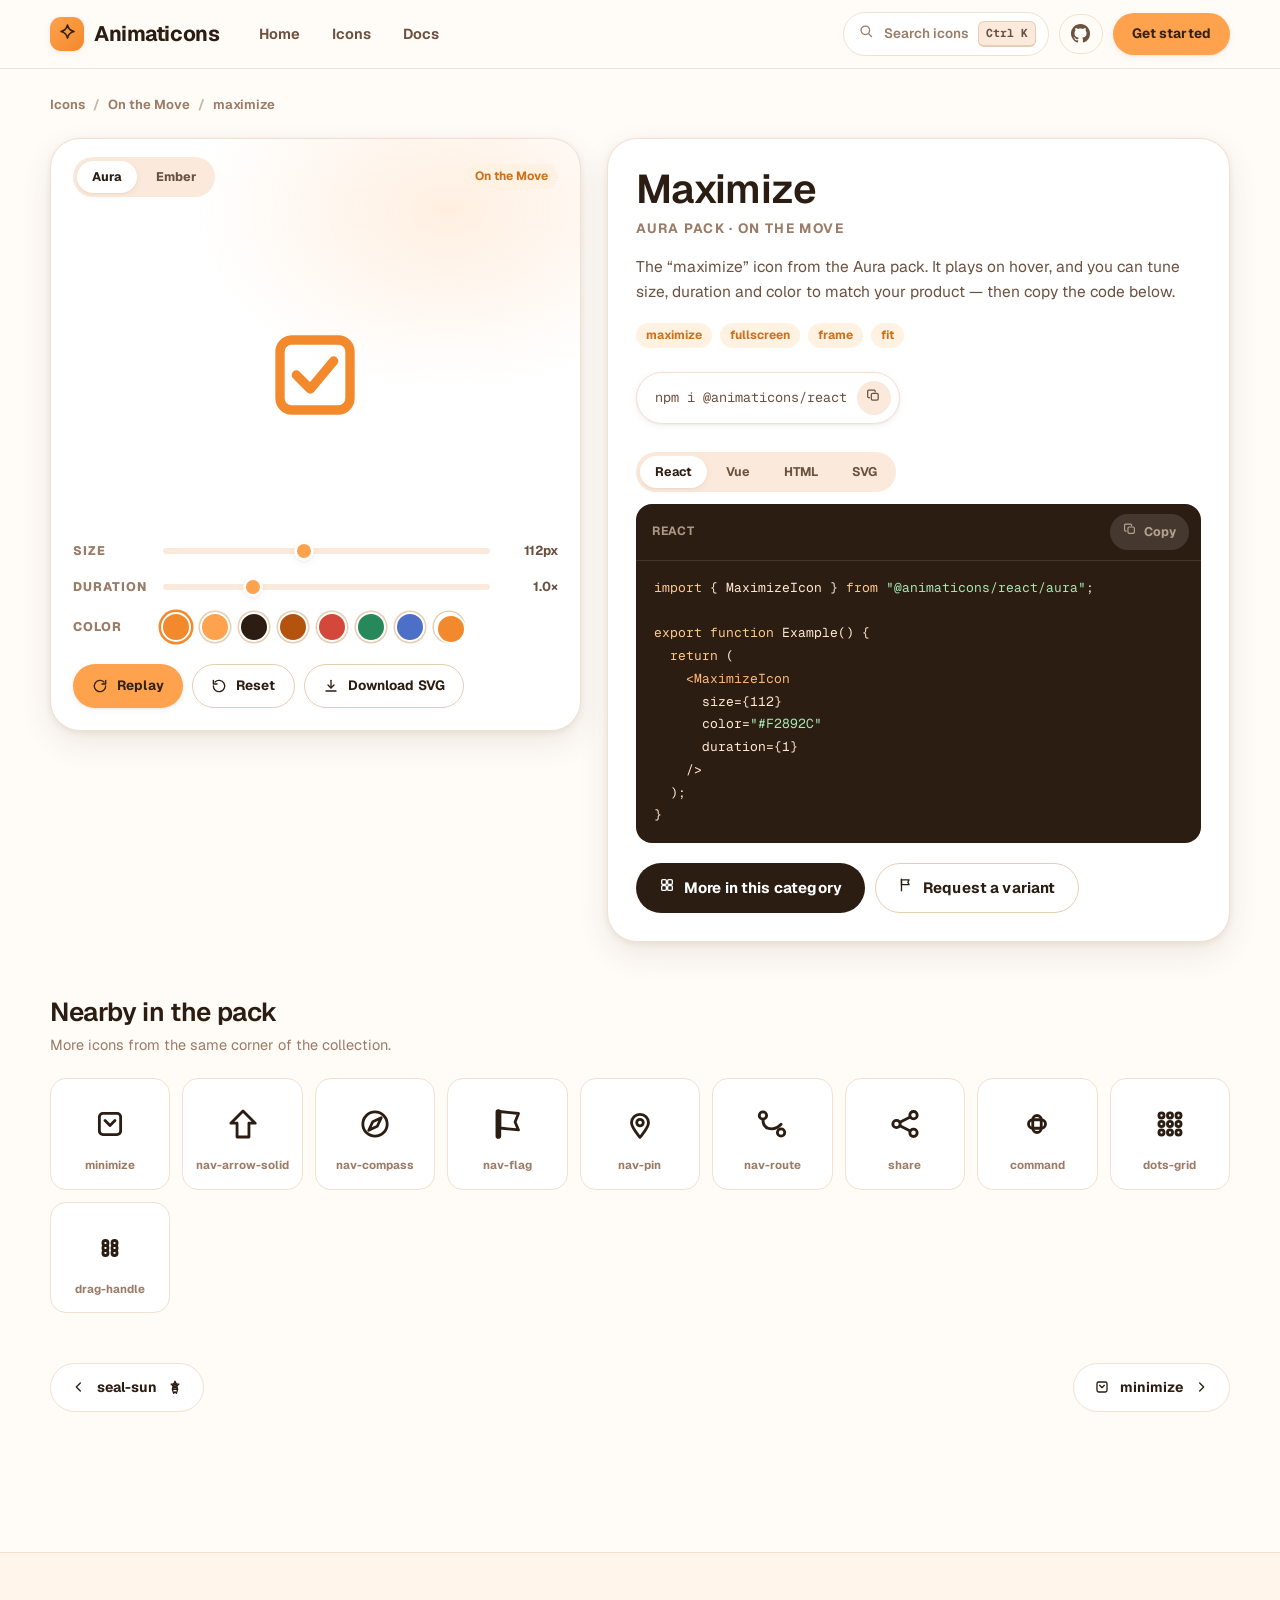
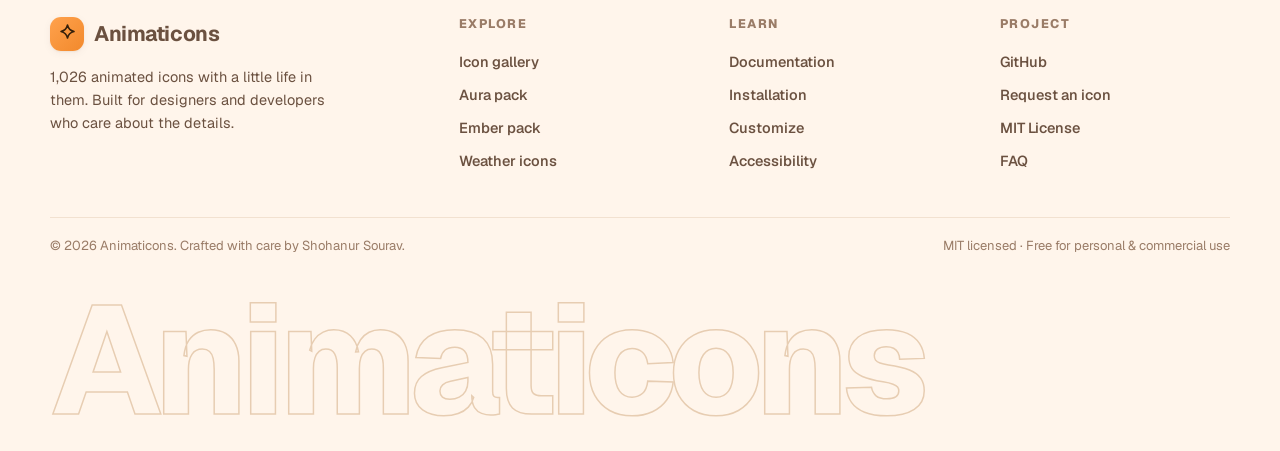
<file: icon.html>
<!DOCTYPE html>
<html lang="en">
<head>
  <meta charset="UTF-8" />
  <meta name="viewport" content="width=device-width, initial-scale=1.0" />
  <title>Icon — Animaticons Animated Icons</title>
  <meta name="description" content="Preview and customize a Animaticons animated icon — tune size, speed and color, then copy the code for React, Vue, HTML or raw SVG." />
  <link rel="icon" href="favicon.svg" type="image/svg+xml" />
  <link rel="stylesheet" href="css/base.css?v=5" />
  <link rel="stylesheet" href="css/gallery.css?v=5" />
  <link rel="stylesheet" href="css/icon.css?v=5" />
</head>
<body>
  <a class="skip-link" href="#main">Skip to content</a>

  <header class="site-header">
    <div class="wrap">
      <a class="brand" href="index.html" aria-label="Animaticons home">
        <span class="brand-mark"><span data-icon="sparkle" data-size="19"></span></span>
        Animaticons
      </a>
      <nav class="site-nav" aria-label="Primary">
        <a href="index.html">Home</a>
        <a href="gallery.html">Icons</a>
        <a href="docs.html">Docs</a>
      </nav>
      <div class="header-actions">
        <button class="search-trigger" data-open-palette type="button" aria-label="Search icons">
          <span data-icon="search" data-size="16"></span>
          Search icons
          <kbd>⌘K</kbd>
        </button>
        <a class="icon-btn gh-btn" href="https://github.com/shohanursourav/animaticons" target="_blank" rel="noopener" aria-label="GitHub repository — star the repo" title="GitHub repository">
          <svg class="gh-mark" viewBox="0 0 16 16" width="19" height="19" aria-hidden="true"><path fill="currentColor" d="M8 0C3.58 0 0 3.58 0 8c0 3.54 2.29 6.53 5.47 7.59.4.07.55-.17.55-.38 0-.19-.01-.82-.01-1.49-2.01.37-2.53-.49-2.69-.94-.09-.23-.48-.94-.82-1.13-.28-.15-.68-.52-.01-.53.63-.01 1.08.58 1.23.82.72 1.21 1.87.87 2.33.66.07-.52.28-.87.51-1.07-1.78-.2-3.64-.89-3.64-3.95 0-.87.31-1.59.82-2.15-.08-.2-.36-1.02.08-2.12 0 0 .67-.21 2.2.82.64-.18 1.32-.27 2-.27.68 0 1.36.09 2 .27 1.53-1.04 2.2-.82 2.2-.82.44 1.1.16 1.92.08 2.12.51.56.82 1.27.82 2.15 0 3.07-1.87 3.75-3.65 3.95.29.25.54.73.54 1.48 0 1.07-.01 1.93-.01 2.2 0 .21.15.46.55.38A8.013 8.013 0 0 0 16 8c0-4.42-3.58-8-8-8Z"/></svg>
          <span class="gh-stars" data-gh-stars hidden><svg class="gh-star" viewBox="0 0 24 24" width="12" height="12" aria-hidden="true"><path fill="currentColor" d="M12 2.6l2.7 5.6 6.1.9-4.4 4.3 1 6.1-5.4-2.9-5.4 2.9 1-6.1-4.4-4.3 6.1-.9z"/></svg><span class="gh-count">0</span></span>
        </a>
        <a class="btn btn-primary" href="docs.html" style="padding:9px 18px;font-size:13.5px">Get started</a>
      </div>
    </div>
  </header>

  <main id="main">
    <div class="wrap detail-wrap">
      <nav class="crumb" id="crumb" aria-label="Breadcrumb"></nav>

      <div class="detail-grid">
        <!-- preview -->
        <section class="detail-stage" aria-label="Icon preview">
          <div class="stage-top">
            <div class="pack-pill" id="packPill">
              <button data-pack="aura" class="is-active" type="button">Aura</button>
              <button data-pack="ember" type="button">Ember</button>
            </div>
            <span class="tag" id="stageCat"></span>
          </div>
          <div class="stage-body anim-host" id="stageBody" data-hover-icon></div>
          <div class="stage-controls">
            <div class="range-row">
              <label for="dSize">Size</label>
              <input type="range" id="dSize" min="16" max="240" step="2" value="112" />
              <output id="dSizeOut">112px</output>
            </div>
            <div class="range-row">
              <label for="dDur">Duration</label>
              <input type="range" id="dDur" min="0.3" max="3" step="0.1" value="1" />
              <output id="dDurOut">1.0×</output>
            </div>
            <div class="pg-swatches">
              <span class="label">Color</span>
              <div class="swatches" id="dSwatches"></div>
            </div>
          </div>
          <div class="stage-actions">
            <button class="btn btn-primary" id="dReplay" type="button">
              <svg class="glyph" width="16" height="16" viewBox="0 0 24 24" fill="none" stroke="currentColor" stroke-width="2" stroke-linecap="round" stroke-linejoin="round" aria-hidden="true"><path d="M20.5 12a8.5 8.5 0 1 1-2.5-6"/><path d="M20.5 3.5V9H15"/></svg> Replay
            </button>
            <button class="btn btn-ghost" id="dReset" type="button">
              <svg class="glyph" width="16" height="16" viewBox="0 0 24 24" fill="none" stroke="currentColor" stroke-width="2" stroke-linecap="round" stroke-linejoin="round" aria-hidden="true"><path d="M3.5 12a8.5 8.5 0 1 0 2.5-6"/><path d="M3.5 3.5V9H9"/></svg> Reset
            </button>
            <button class="btn btn-ghost" id="dDownload" type="button">
              <svg class="glyph" width="16" height="16" viewBox="0 0 24 24" fill="none" stroke="currentColor" stroke-width="2" stroke-linecap="round" stroke-linejoin="round" aria-hidden="true"><path d="M12 3.5v11"/><path d="M7.5 10.5 12 15l4.5-4.5"/><path d="M4.5 19.5h15"/></svg> Download SVG
            </button>
          </div>
        </section>

        <!-- info -->
        <section class="detail-info">
          <div class="detail-title-row">
            <h1 id="dTitle">heart</h1>
          </div>
          <div class="detail-sub" id="dSub">Aura pack · Shapes &amp; Sparks</div>
          <p class="detail-desc" id="dDesc"></p>
          <div class="kw-row" id="dKw"></div>

          <div class="pill install-pill">
            <code>npm i @animaticons/react</code>
            <button class="pill-action" type="button" data-copy="npm i @animaticons/react" data-copy-msg="Install command copied" aria-label="Copy install command">
              <span data-icon="copy" data-size="15"></span>
            </button>
          </div>

          <div class="detail-code">
            <div class="code-tabs" role="tablist" aria-label="Code language">
              <button class="is-active" data-lang="react" role="tab">React</button>
              <button data-lang="vue" role="tab">Vue</button>
              <button data-lang="html" role="tab">HTML</button>
              <button data-lang="svg" role="tab">SVG</button>
            </div>
            <div class="code-block">
              <div class="code-head">
                <span id="dCodeLabel">React</span>
                <button class="copy-btn" data-copy="#code" type="button"><span data-icon="copy" data-size="14"></span> Copy</button>
              </div>
              <pre><code id="dCode"></code></pre>
            </div>
          </div>

          <div class="detail-cta">
            <a class="btn btn-dark" id="dCatLink" href="gallery.html">
              <span data-icon="layout-grid" data-size="16"></span>
              More in this category
            </a>
            <a class="btn btn-ghost" href="https://github.com/shohanursourav/animaticons/issues" target="_blank" rel="noopener">
              <span data-icon="flag" data-size="16"></span>
              Request a variant
            </a>
          </div>
        </section>
      </div>

      <!-- related -->
      <section class="related">
        <h2>Nearby in the pack</h2>
        <p>More icons from the same corner of the collection.</p>
        <div class="related-row anim-host" id="relatedRow"></div>
      </section>

      <nav class="detail-nav" id="detailNav" aria-label="Icon navigation"></nav>
    </div>
  </main>

  <footer class="site-footer">
    <div class="wrap">
      <div class="footer-grid">
        <div class="footer-blurb">
          <a class="brand" href="index.html">
            <span class="brand-mark"><span data-icon="sparkle" data-size="19"></span></span>
            Animaticons
          </a>
          <p>1,026 animated icons with a little life in them. Built for designers and developers who care about the details.</p>
        </div>
        <div class="footer-col">
          <h4>Explore</h4>
          <a href="gallery.html">Icon gallery</a>
          <a href="gallery.html?pack=aura">Aura pack</a>
          <a href="gallery.html?pack=ember">Ember pack</a>
          <a href="gallery.html?cat=weather">Weather icons</a>
        </div>
        <div class="footer-col">
          <h4>Learn</h4>
          <a href="docs.html">Documentation</a>
          <a href="docs.html#install">Installation</a>
          <a href="docs.html#customize">Customize</a>
          <a href="docs.html#accessibility">Accessibility</a>
        </div>
        <div class="footer-col">
          <h4>Project</h4>
          <a href="https://github.com/shohanursourav/animaticons" target="_blank" rel="noopener">GitHub</a>
          <a href="https://github.com/shohanursourav/animaticons/issues" target="_blank" rel="noopener">Request an icon</a>
          <a href="docs.html#license">MIT License</a>
          <a href="docs.html#faq">FAQ</a>
        </div>
      </div>
      <div class="footer-bottom">
        <span>© 2026 Animaticons. Crafted with care by <a href="http://shohanursourav.com" target="_blank" rel="noopener">Shohanur Sourav</a>.</span>
        <span>MIT licensed · Free for personal &amp; commercial use</span>
      </div>
      <div class="footer-wordmark" aria-hidden="true">Animaticons</div>
    </div>
  </footer>

  <script src="js/icons-data.js?v=5"></script>
  <script src="js/runtime.js?v=5"></script>
  <script src="js/icon-page.js?v=5"></script>
</body>
</html>
</file>
<file: css/base.css>
/* ============================================================
   Animaticons — design system + icon motion engine
   ============================================================ */

@font-face {
  font-family: "Geist";
  src: url("../assets/fonts/geist-sans.woff2") format("woff2");
  font-weight: 100 900;
  font-style: normal;
  font-display: swap;
}
@font-face {
  font-family: "Geist";
  src: url("../assets/fonts/geist-sans-italic.woff2") format("woff2");
  font-weight: 100 900;
  font-style: italic;
  font-display: swap;
}
@font-face {
  font-family: "Geist Mono";
  src: url("../assets/fonts/geist-mono.woff2") format("woff2");
  font-weight: 100 900;
  font-style: normal;
  font-display: swap;
}

:root {
  /* warm, light-orange palette */
  --bg: #fffbf7;
  --bg-soft: #fff5eb;
  --bg-sunken: #fbeadb;
  --surface: #ffffff;
  --ink: #2b1d12;
  --ink-2: #6b5140;
  --muted: #9a7c67;
  --line: #f2e1d0;
  --line-2: #e7cdb2;
  --primary: #ffa24d;
  --primary-600: #f2892c;
  --primary-700: #cf6f18;
  --primary-soft: #ffe6c9;
  --primary-tint: #fff2e2;
  --on-primary: #35200a;
  --danger: #d4483b;
  --ok: #27885c;
  --code-bg: #2b1d12;
  --code-ink: #ffe9d2;

  --font-display: "Geist", ui-sans-serif, system-ui, -apple-system, "Segoe UI", sans-serif;
  --font-text: "Geist", ui-sans-serif, system-ui, -apple-system, "Segoe UI", sans-serif;
  --font-mono: "Geist Mono", "SF Mono", "Cascadia Code", Consolas, monospace;

  --r-xs: 8px;
  --r-s: 12px;
  --r-m: 16px;
  --r-l: 22px;
  --r-xl: 30px;
  --r-pill: 999px;

  --shadow-s: 0 1px 2px rgba(70, 40, 15, 0.06), 0 2px 8px rgba(70, 40, 15, 0.05);
  --shadow-m: 0 2px 6px rgba(70, 40, 15, 0.07), 0 12px 32px rgba(70, 40, 15, 0.09);
  --shadow-l: 0 4px 12px rgba(70, 40, 15, 0.1), 0 28px 64px rgba(70, 40, 15, 0.14);
  --ring: 0 0 0 3px rgba(255, 162, 77, 0.45);

  --nav-h: 68px;
  --dur: 1;
}

* { box-sizing: border-box; }
html { scroll-behavior: smooth; }
body {
  margin: 0;
  font-family: var(--font-text);
  background: var(--bg);
  color: var(--ink);
  line-height: 1.6;
  -webkit-font-smoothing: antialiased;
  text-rendering: optimizeLegibility;
}
img, svg { display: block; }
a { color: inherit; text-decoration: none; }
button { font: inherit; color: inherit; background: none; border: 0; cursor: pointer; }
input, textarea, select { font: inherit; color: inherit; }
h1, h2, h3, h4 { margin: 0; font-family: var(--font-display); font-weight: 620; line-height: 1.12; letter-spacing: -0.015em; }
p { margin: 0; }
ul { margin: 0; padding: 0; list-style: none; }
code, pre, kbd { font-family: var(--font-mono); }

::selection { background: var(--primary-soft); }

.wrap { width: min(1180px, calc(100% - 40px)); margin-inline: auto; }
.wrap-narrow { width: min(880px, calc(100% - 40px)); margin-inline: auto; }

/* ---------- skip link ---------- */
.skip-link {
  position: fixed; top: -60px; left: 16px; z-index: 200;
  background: var(--ink); color: #fff; padding: 10px 16px; border-radius: var(--r-pill);
  transition: top 0.2s;
}
.skip-link:focus { top: 12px; }

/* ============================================================
   Icon motion engine
   ============================================================ */
.fi {
  display: inline-flex;
  color: inherit;
  line-height: 0;
}
.fi svg {
  width: 100%; height: 100%;
  width: var(--size, 24px); height: var(--size, 24px);
  overflow: visible;
}
.fi [data-a] {
  transform-box: fill-box;
  transform-origin: center;
}
.fi [data-a="swing"], .fi [data-a="tilt"] { transform-origin: 50% 0%; }

@keyframes f-pop {
  0% { transform: scale(0.55); opacity: 0; }
  55% { transform: scale(1.14); opacity: 1; }
  100% { transform: scale(1); opacity: 1; }
}
@keyframes f-fade { from { opacity: 0; } to { opacity: 1; } }
@keyframes f-up { from { transform: translateY(18%); opacity: 0; } to { transform: none; opacity: 1; } }
@keyframes f-down { from { transform: translateY(-18%); opacity: 0; } to { transform: none; opacity: 1; } }
@keyframes f-left { from { transform: translateX(18%); opacity: 0; } to { transform: none; opacity: 1; } }
@keyframes f-right { from { transform: translateX(-18%); opacity: 0; } to { transform: none; opacity: 1; } }
@keyframes f-rise {
  0% { transform: translateY(32%) scale(0.92); opacity: 0; }
  60% { transform: translateY(-6%) scale(1.02); opacity: 1; }
  100% { transform: none; opacity: 1; }
}
@keyframes f-drop {
  0% { transform: translateY(-42%) rotate(-8deg); opacity: 0; }
  62% { transform: translateY(6%) rotate(2deg); opacity: 1; }
  80% { transform: translateY(-3%); }
  100% { transform: none; opacity: 1; }
}
@keyframes f-wiggle {
  0% { transform: rotate(0deg); }
  22% { transform: rotate(11deg); }
  44% { transform: rotate(-9deg); }
  66% { transform: rotate(5deg); }
  84% { transform: rotate(-3deg); }
  100% { transform: rotate(0deg); }
}
@keyframes f-spin { from { transform: rotate(-360deg); } to { transform: rotate(0deg); } }
@keyframes f-swing {
  0% { transform: rotate(0deg); }
  30% { transform: rotate(16deg); }
  60% { transform: rotate(-11deg); }
  82% { transform: rotate(5deg); }
  100% { transform: rotate(0deg); }
}
@keyframes f-pulse {
  0% { transform: scale(1); }
  38% { transform: scale(1.16); }
  100% { transform: scale(1); }
}
@keyframes f-shake {
  0%, 100% { transform: translateX(0); }
  18% { transform: translateX(-9%); }
  36% { transform: translateX(8%); }
  54% { transform: translateX(-6%); }
  72% { transform: translateX(4%); }
}
@keyframes f-tilt {
  0% { transform: rotate(0); }
  40% { transform: rotate(9deg); }
  100% { transform: rotate(0); }
}
@keyframes f-stretch {
  0% { transform: scaleX(1); }
  32% { transform: scaleX(1.28) scaleY(0.92); }
  100% { transform: scaleX(1); }
}
@keyframes f-blink { 0%, 100% { opacity: 1; } 42% { opacity: 0.15; } 60% { opacity: 1; } }
@keyframes f-bounce {
  0%, 100% { transform: translateY(0); }
  32% { transform: translateY(-32%); }
  52% { transform: translateY(6%); }
  72% { transform: translateY(-12%); }
}
@keyframes f-sweep {
  0% { transform: translateX(-12%) rotate(-6deg); opacity: 0.2; }
  100% { transform: none; opacity: 1; }
}
@keyframes f-draw { from { stroke-dashoffset: 1; } to { stroke-dashoffset: 0; } }

.fi [data-a="draw"] { stroke-dasharray: 1; stroke-dashoffset: 0; }

/* trigger: .play class — added on hover/focus entry or Replay by the runtime */
.fi.play > svg [data-a] {
  animation-duration: calc(var(--fd, 0.7s) * var(--dur, 1));
  animation-delay: calc(var(--d, 0) * 1s);
  animation-fill-mode: both;
  animation-timing-function: cubic-bezier(0.22, 1, 0.36, 1);
  animation-iteration-count: 1;
}
.fi.play > svg [data-a="pop"] { animation-name: f-pop; --fd: 0.6s; animation-timing-function: cubic-bezier(0.2, 1.2, 0.3, 1); }
.fi.play > svg [data-a="fade"] { animation-name: f-fade; --fd: 0.55s; }
.fi.play > svg [data-a="up"] { animation-name: f-up; --fd: 0.6s; }
.fi.play > svg [data-a="down"] { animation-name: f-down; --fd: 0.6s; }
.fi.play > svg [data-a="left"] { animation-name: f-left; --fd: 0.6s; }
.fi.play > svg [data-a="right"] { animation-name: f-right; --fd: 0.6s; }
.fi.play > svg [data-a="rise"] { animation-name: f-rise; --fd: 0.75s; }
.fi.play > svg [data-a="drop"] { animation-name: f-drop; --fd: 0.85s; animation-timing-function: cubic-bezier(0.3, 1.4, 0.4, 1); }
.fi.play > svg [data-a="wiggle"] { animation-name: f-wiggle; --fd: 0.85s; }
.fi.play > svg [data-a="spin"] { animation-name: f-spin; --fd: 0.95s; }
.fi.play > svg [data-a="swing"] { animation-name: f-swing; --fd: 0.95s; animation-timing-function: cubic-bezier(0.34, 1.5, 0.4, 1); }
.fi.play > svg [data-a="pulse"] { animation-name: f-pulse; --fd: 0.7s; }
.fi.play > svg [data-a="shake"] { animation-name: f-shake; --fd: 0.75s; }
.fi.play > svg [data-a="tilt"] { animation-name: f-tilt; --fd: 0.75s; }
.fi.play > svg [data-a="stretch"] { animation-name: f-stretch; --fd: 0.7s; }
.fi.play > svg [data-a="blink"] { animation-name: f-blink; --fd: 0.7s; }
.fi.play > svg [data-a="bounce"] { animation-name: f-bounce; --fd: 0.85s; }
.fi.play > svg [data-a="sweep"] { animation-name: f-sweep; --fd: 0.7s; }
.fi.play > svg [data-a="draw"] { animation-name: f-draw; --fd: 0.9s; animation-timing-function: cubic-bezier(0.4, 0, 0.2, 1); }

/* Ember pack: tinted fills — Aura stays pure outline */
.fi.pack-ember svg [data-f="1"] {
  fill: currentColor;
  fill-opacity: 0.25;
}

@media (prefers-reduced-motion: reduce) {
  /* Ambient decoration only — icon hover/replay motion stays available
     because it is explicitly triggered by the user. */
  html { scroll-behavior: auto; }
  .float-chip, .type-caret, .footer-wordmark { animation: none !important; transition: none; }
}

/* ============================================================
   Buttons, pills, chips
   ============================================================ */
.btn {
  display: inline-flex; align-items: center; gap: 9px;
  padding: 12px 22px; border-radius: var(--r-pill);
  font-weight: 700; font-size: 15px; letter-spacing: 0.01em;
  border: 1.5px solid transparent; transition: transform 0.16s, background 0.16s, border-color 0.16s, box-shadow 0.16s;
  white-space: nowrap;
}
.btn:hover { transform: translateY(-1.5px); }
.btn:active { transform: translateY(0); }
.btn:focus-visible { outline: none; box-shadow: var(--ring); }
.btn-primary { background: var(--primary); color: var(--on-primary); box-shadow: var(--shadow-s); }
.btn-primary:hover { background: var(--primary-600); }
.btn-dark { background: var(--ink); color: #fff; }
.btn-dark:hover { background: #3f2c1c; }
.btn-ghost { background: transparent; border-color: var(--line-2); color: var(--ink); }
.btn-ghost:hover { border-color: var(--primary); background: var(--primary-tint); }
.btn-soft { background: var(--primary-tint); color: var(--primary-700); }
.btn-soft:hover { background: var(--primary-soft); }
.btn .fi { --size: 18px; }

.pill {
  display: inline-flex; align-items: center; gap: 10px;
  background: var(--surface); border: 1.5px solid var(--line);
  border-radius: var(--r-pill); padding: 8px 8px 8px 18px;
  font-size: 14.5px; box-shadow: var(--shadow-s);
}
.pill code { font-size: 13.5px; color: var(--ink-2); }
.pill .pill-action {
  display: inline-flex; align-items: center; justify-content: center;
  width: 34px; height: 34px; border-radius: var(--r-pill);
  background: var(--bg-sunken); color: var(--ink-2); transition: background 0.15s, color 0.15s;
}
.pill .pill-action:hover { background: var(--primary); color: var(--on-primary); }
.pill .pill-action:focus-visible { outline: none; box-shadow: var(--ring); }

.chip {
  display: inline-flex; align-items: center; gap: 7px;
  padding: 7px 14px; border-radius: var(--r-pill);
  background: var(--surface); border: 1.5px solid var(--line);
  font-size: 13.5px; font-weight: 600; color: var(--ink-2);
  transition: all 0.15s; cursor: pointer;
}
.chip:hover { border-color: var(--primary); color: var(--ink); }
.chip.is-active { background: var(--ink); border-color: var(--ink); color: #fff; }
.chip .count { font-size: 11.5px; opacity: 0.65; font-weight: 700; }

.tag {
  display: inline-flex; align-items: center; padding: 3px 10px;
  border-radius: var(--r-pill); background: var(--primary-tint);
  color: var(--primary-700); font-size: 12px; font-weight: 700;
}

kbd {
  display: inline-flex; align-items: center; justify-content: center;
  min-width: 22px; padding: 2px 7px; border-radius: 6px;
  background: var(--bg-sunken); border: 1px solid var(--line-2); border-bottom-width: 2px;
  font-size: 11.5px; font-weight: 700; color: var(--ink-2);
}

.copy-btn {
  display: inline-flex; align-items: center; gap: 7px;
  padding: 7px 13px; border-radius: var(--r-pill);
  background: rgba(255, 255, 255, 0.12); color: inherit;
  font-size: 12.5px; font-weight: 700; transition: background 0.15s;
}
.copy-btn:hover { background: rgba(255, 255, 255, 0.22); }
.copy-btn.light { background: var(--bg-sunken); color: var(--ink-2); }
.copy-btn.light:hover { background: var(--primary-soft); color: var(--primary-700); }
.copy-btn:focus-visible { outline: none; box-shadow: var(--ring); }

/* ============================================================
   Header
   ============================================================ */
.site-header {
  position: sticky; top: 0; z-index: 90;
  background: color-mix(in srgb, var(--bg) 86%, transparent);
  backdrop-filter: blur(14px); -webkit-backdrop-filter: blur(14px);
  border-bottom: 1px solid var(--line);
}
.site-header .wrap {
  display: flex; align-items: center; gap: 26px;
  height: var(--nav-h);
}
.brand {
  display: inline-flex; align-items: center; gap: 10px;
  font-family: var(--font-display); font-weight: 700; font-size: 21px;
  letter-spacing: -0.02em;
}
.brand-mark {
  width: 34px; height: 34px; border-radius: 11px;
  background: linear-gradient(135deg, var(--primary), var(--primary-600));
  display: grid; place-items: center; color: var(--on-primary);
  box-shadow: var(--shadow-s);
}
.brand-mark .fi { --size: 19px; }
.site-nav { display: flex; align-items: center; gap: 4px; }
.site-nav a {
  padding: 8px 14px; border-radius: var(--r-pill);
  font-size: 14.5px; font-weight: 650; color: var(--ink-2);
  transition: background 0.15s, color 0.15s;
}
.site-nav a:hover { background: var(--primary-tint); color: var(--ink); }
.site-nav a.is-active { color: var(--primary-700); background: var(--primary-tint); }
.header-actions { margin-left: auto; display: flex; align-items: center; gap: 10px; }
.search-trigger {
  display: inline-flex; align-items: center; gap: 10px;
  padding: 8px 12px 8px 14px; border-radius: var(--r-pill);
  background: var(--surface); border: 1.5px solid var(--line);
  color: var(--muted); font-size: 13.5px; font-weight: 600;
  transition: border-color 0.15s, box-shadow 0.15s;
}
.search-trigger:hover { border-color: var(--primary); box-shadow: var(--shadow-s); }
.search-trigger .fi { --size: 16px; }
.icon-btn {
  width: 40px; height: 40px; border-radius: var(--r-pill);
  display: grid; place-items: center; color: var(--ink-2);
  transition: background 0.15s, color 0.15s;
}
.icon-btn:hover { background: var(--primary-tint); color: var(--primary-700); }
.icon-btn:focus-visible { outline: none; box-shadow: var(--ring); }

/* GitHub link with live star count */
.gh-btn {
  display: inline-flex; width: auto; height: 40px;
  padding: 0 12px 0 11px; gap: 8px;
  border: 1px solid var(--line);
}
.gh-mark { display: block; flex: none; }
.gh-stars {
  display: inline-flex; align-items: center; gap: 4px;
  font-family: var(--font-text); font-size: 12px; font-weight: 750; line-height: 1;
  color: var(--ink-2); background: var(--surface);
  border: 1px solid var(--line); border-radius: var(--r-pill);
  padding: 4px 8px 4px 7px;
}
.gh-stars[hidden] { display: none; }
.gh-star { display: block; color: var(--primary-700); }
.gh-btn:hover .gh-stars { color: var(--ink); border-color: var(--line-2); }

.menu-btn { display: none; }

/* announcement strip */
.announce {
  background: var(--ink); color: #ffe9d2; font-size: 13.5px; font-weight: 600;
}
.announce .wrap {
  display: flex; align-items: center; justify-content: center; gap: 10px;
  padding: 9px 0; flex-wrap: wrap; text-align: center;
}
.announce .tag { background: var(--primary); color: var(--on-primary); }
.announce a { text-decoration: underline; text-underline-offset: 3px; }

/* ============================================================
   Footer
   ============================================================ */
.site-footer {
  margin-top: 110px;
  background: var(--bg-soft);
  border-top: 1px solid var(--line);
  overflow: hidden;
}
.footer-grid {
  display: grid; grid-template-columns: 1.6fr repeat(3, 1fr);
  gap: 40px; padding: 64px 0 40px;
}
.footer-blurb { max-width: 300px; color: var(--ink-2); font-size: 14.5px; }
.footer-blurb .brand { margin-bottom: 14px; }
.footer-col h4 { font-family: var(--font-text); font-size: 12.5px; font-weight: 800; letter-spacing: 0.12em; text-transform: uppercase; color: var(--muted); margin-bottom: 14px; }
.footer-col a { display: block; padding: 5px 0; color: var(--ink-2); font-size: 14.5px; font-weight: 550; }
.footer-col a:hover { color: var(--primary-700); }
.footer-bottom {
  display: flex; align-items: center; justify-content: space-between; gap: 16px;
  padding: 18px 0 26px; border-top: 1px solid var(--line);
  color: var(--muted); font-size: 13px; flex-wrap: wrap;
}
.footer-wordmark {
  font-family: var(--font-display); font-weight: 750;
  font-size: clamp(64px, 12vw, 170px); line-height: 0.9;
  letter-spacing: -0.045em; color: transparent;
  -webkit-text-stroke: 1.5px var(--line-2);
  user-select: none; pointer-events: none;
  padding: 8px 0 22px;
  white-space: nowrap; overflow: hidden;
}

/* ============================================================
   Code blocks
   ============================================================ */
.code-block {
  background: var(--code-bg); color: var(--code-ink);
  border-radius: var(--r-m); overflow: hidden;
  font-size: 13px; line-height: 1.75;
}
.code-head {
  display: flex; align-items: center; gap: 8px;
  padding: 10px 12px 10px 16px;
  border-bottom: 1px solid rgba(255, 233, 210, 0.12);
  font-size: 12px; font-weight: 700; letter-spacing: 0.06em; text-transform: uppercase;
  color: rgba(255, 233, 210, 0.6);
}
.code-head .copy-btn { margin-left: auto; text-transform: none; letter-spacing: 0; }
.code-block pre {
  margin: 0; padding: 16px 18px; overflow-x: auto;
}
.code-block .tok-tag { color: #ffb87a; }
.code-block .tok-attr { color: #ffd9ae; }
.code-block .tok-str { color: #a8e6b8; }
.code-block .tok-key { color: #ffc98d; }
.code-block .tok-com { color: rgba(255, 233, 210, 0.45); font-style: italic; }

.code-tabs {
  display: inline-flex; gap: 4px; padding: 4px;
  background: var(--bg-sunken); border-radius: var(--r-pill);
}
.code-tabs button {
  padding: 6px 15px; border-radius: var(--r-pill);
  font-size: 12.5px; font-weight: 700; color: var(--ink-2);
}
.code-tabs button.is-active { background: var(--surface); color: var(--ink); box-shadow: var(--shadow-s); }

/* ============================================================
   Command palette
   ============================================================ */
.palette-backdrop {
  position: fixed; inset: 0; z-index: 150;
  background: rgba(43, 29, 18, 0.45);
  backdrop-filter: blur(4px); -webkit-backdrop-filter: blur(4px);
  display: none;
}
.palette-backdrop.open { display: block; }
.palette {
  position: fixed; z-index: 151; top: 12vh; left: 50%; transform: translateX(-50%);
  width: min(620px, calc(100vw - 32px));
  background: var(--surface); border-radius: var(--r-l);
  box-shadow: var(--shadow-l); border: 1px solid var(--line);
  display: none; overflow: hidden;
}
.palette.open { display: block; }
.palette-input-row {
  display: flex; align-items: center; gap: 12px;
  padding: 16px 18px; border-bottom: 1px solid var(--line);
}
.palette-input-row .fi { --size: 20px; color: var(--muted); }
.palette-input-row input {
  flex: 1; border: 0; outline: none; background: none;
  font-size: 16.5px; font-weight: 550;
}
.palette-input-row input::placeholder { color: var(--muted); }
.palette-results { max-height: min(420px, 52vh); overflow-y: auto; padding: 8px; }
.palette-item {
  display: flex; align-items: center; gap: 13px;
  width: 100%; padding: 10px 12px; border-radius: var(--r-s);
  text-align: left; cursor: pointer;
}
.palette-item.is-selected { background: var(--primary-tint); }
.palette-item .fi {
  --size: 26px; color: var(--ink);
  background: var(--bg-soft); border-radius: 9px; padding: 6px;
}
.palette-item .pi-name { font-weight: 700; font-size: 14.5px; }
.palette-item .pi-meta { font-size: 12px; color: var(--muted); }
.palette-foot {
  display: flex; gap: 16px; padding: 10px 16px;
  border-top: 1px solid var(--line); color: var(--muted); font-size: 12px;
}
.palette-empty { padding: 34px 20px; text-align: center; color: var(--muted); }

/* ============================================================
   Toast
   ============================================================ */
.toast {
  position: fixed; z-index: 160; left: 50%; bottom: 28px;
  transform: translateX(-50%) translateY(80px);
  background: var(--ink); color: #fff; font-size: 14px; font-weight: 650;
  padding: 12px 22px; border-radius: var(--r-pill);
  box-shadow: var(--shadow-l);
  display: flex; align-items: center; gap: 9px;
  opacity: 0; transition: transform 0.3s cubic-bezier(0.2, 1, 0.3, 1), opacity 0.3s;
  pointer-events: none;
}
.toast.show { transform: translateX(-50%) translateY(0); opacity: 1; }
.toast .fi { --size: 17px; color: var(--primary); }

/* ============================================================
   Section furniture (shared)
   ============================================================ */
.eyebrow {
  display: inline-flex; align-items: center; gap: 8px;
  font-size: 12.5px; font-weight: 800; letter-spacing: 0.14em;
  text-transform: uppercase; color: var(--primary-700);
}
.eyebrow::before {
  content: ""; width: 22px; height: 2.5px; border-radius: 2px; background: var(--primary);
}
.section-head { max-width: 640px; margin-bottom: 44px; }
.section-head h2 { font-size: clamp(30px, 4.4vw, 44px); margin: 14px 0 14px; }
.section-head p { color: var(--ink-2); font-size: 17px; }
.section { padding: 96px 0; }

/* generic card */
.card {
  background: var(--surface); border: 1.5px solid var(--line);
  border-radius: var(--r-l); box-shadow: var(--shadow-s);
}

/* ============================================================
   Playground controls (shared by home + icon page)
   ============================================================ */
.range-row { display: flex; align-items: center; gap: 14px; }
.pg-swatches { display: flex; align-items: center; gap: 14px; flex-wrap: wrap; }
.pg-swatches .label {
  font-size: 12.5px; font-weight: 800; letter-spacing: 0.08em;
  text-transform: uppercase; color: var(--muted); min-width: 74px;
}
.range-row label { font-size: 12.5px; font-weight: 800; letter-spacing: 0.08em; text-transform: uppercase; color: var(--muted); min-width: 74px; }
.range-row output { font-size: 13px; font-weight: 700; color: var(--ink-2); min-width: 52px; text-align: right; }
input[type="range"] {
  -webkit-appearance: none; appearance: none;
  flex: 1; height: 6px; border-radius: 3px;
  background: var(--bg-sunken); outline: none;
}
input[type="range"]::-webkit-slider-thumb {
  -webkit-appearance: none; appearance: none;
  width: 20px; height: 20px; border-radius: 50%;
  background: var(--primary); border: 3px solid #fff;
  box-shadow: var(--shadow-s); cursor: pointer;
}
input[type="range"]::-moz-range-thumb {
  width: 20px; height: 20px; border-radius: 50%;
  background: var(--primary); border: 3px solid #fff; cursor: pointer;
}
.swatches { display: flex; align-items: center; gap: 9px; flex-wrap: wrap; }
.swatch {
  width: 30px; height: 30px; border-radius: 50%;
  border: 2.5px solid #fff; box-shadow: 0 0 0 1.5px var(--line-2);
  cursor: pointer; transition: transform 0.14s, box-shadow 0.14s;
}
.swatch:hover { transform: scale(1.12); }
.swatch.is-active { box-shadow: 0 0 0 2.5px var(--primary-600); }
.swatch input[type="color"] {
  width: 30px; height: 30px; border: 0; padding: 0; background: none; cursor: pointer;
}
.swatch input[type="color"]::-webkit-color-swatch-wrapper { padding: 0; }
.swatch input[type="color"]::-webkit-color-swatch { border: 2.5px solid #fff; border-radius: 50%; }
</file>
<file: css/home.css>
/* Home page styles */

/* ---------- hero ---------- */
.hero {
  position: relative;
  padding: 84px 0 60px;
  overflow: hidden;
}
.hero-bg {
  position: absolute; inset: 0; pointer-events: none;
  background:
    radial-gradient(720px 420px at 82% -10%, rgba(255, 162, 77, 0.22), transparent 65%),
    radial-gradient(560px 380px at 8% 20%, rgba(255, 196, 140, 0.28), transparent 62%),
    radial-gradient(500px 320px at 55% 110%, rgba(255, 214, 170, 0.25), transparent 60%);
}
.hero .wrap { position: relative; }
.hero-grid {
  display: grid;
  grid-template-columns: minmax(0, 1.15fr) minmax(0, 0.85fr);
  gap: 48px;
  align-items: center;
}
.hero h1 {
  font-size: clamp(44px, 6.6vw, 82px);
  line-height: 1.02;
  letter-spacing: -0.032em;
  margin: 18px 0 22px;
  font-weight: 680;
}
.hero h1 .accent {
  color: var(--primary-700);
  font-style: italic;
  font-weight: 720;
  position: relative;
  white-space: nowrap;
}
.hero h1 .accent::after {
  content: "";
  position: absolute; left: 2%; right: 2%; bottom: 6px;
  height: 10px; border-radius: 6px;
  background: var(--primary-soft);
  z-index: -1;
  transform: rotate(-1deg);
}
.hero-sub {
  font-size: clamp(16.5px, 1.8vw, 19.5px);
  color: var(--ink-2);
  max-width: 520px;
  margin-bottom: 30px;
}
.hero-ctas { display: flex; gap: 13px; flex-wrap: wrap; margin-bottom: 26px; }
.hero-note {
  display: flex; align-items: center; gap: 10px;
  color: var(--muted); font-size: 13.5px; font-weight: 600;
}
.hero-note .avatars { display: inline-flex; }
.hero-note .avatars .fi {
  --size: 30px; padding: 6px; border-radius: 50%;
  background: var(--surface); border: 1.5px solid var(--line);
  margin-left: -8px;
}
.hero-note .avatars .fi:first-child { margin-left: 0; }

/* hero stage with floating chips */
.hero-stage {
  position: relative;
  min-height: 460px;
}
.hero-card {
  position: absolute; inset: 34px 18px;
  background: var(--surface);
  border: 1.5px solid var(--line);
  border-radius: 36px;
  box-shadow: var(--shadow-l);
  display: grid; place-items: center;
  overflow: hidden;
}
.hero-card::before {
  content: "";
  position: absolute; inset: 0;
  background:
    radial-gradient(340px 240px at 70% 20%, rgba(255, 162, 77, 0.18), transparent 60%),
    radial-gradient(280px 220px at 25% 85%, rgba(255, 200, 150, 0.22), transparent 60%);
}
.hero-card-inner {
  position: relative;
  display: flex; flex-direction: column; align-items: center; gap: 12px;
}
.hero-card-inner .fi {
  --size: 128px;
  color: var(--primary-700);
  filter: drop-shadow(0 18px 28px rgba(207, 111, 24, 0.28));
}
.hero-card-label {
  font-family: var(--font-display); font-size: 17px; font-weight: 650;
}
.hero-card-hint {
  font-size: 12.5px; font-weight: 700; color: var(--muted);
  background: var(--bg-soft); padding: 5px 13px; border-radius: var(--r-pill);
}
.float-chip {
  position: absolute;
  background: var(--surface);
  border: 1.5px solid var(--line);
  border-radius: 18px;
  padding: 12px;
  box-shadow: var(--shadow-m);
  color: var(--ink);
  animation: bob 6s ease-in-out infinite;
}
.float-chip .fi { --size: 30px; }
.float-chip.c1 { top: 8px; left: 0; animation-delay: 0s; color: var(--primary-700); }
.float-chip.c2 { top: 60px; right: -6px; animation-delay: -1.2s; }
.float-chip.c3 { bottom: 92px; left: -10px; animation-delay: -2.4s; }
.float-chip.c4 { bottom: 18px; right: 36px; animation-delay: -3.1s; color: var(--primary-700); }
.float-chip.c5 { top: 42%; right: -18px; animation-delay: -4s; }
@keyframes bob {
  0%, 100% { transform: translateY(0) rotate(-1deg); }
  50% { transform: translateY(-13px) rotate(1.5deg); }
}

/* ---------- quick find ---------- */
.finder {
  padding: 30px 0 70px;
}
.finder-box {
  position: relative;
  background: var(--surface);
  border: 1.5px solid var(--line);
  border-radius: var(--r-xl);
  padding: clamp(28px, 5vw, 56px);
  box-shadow: var(--shadow-m);
  overflow: hidden;
}
.finder-box::before {
  content: "";
  position: absolute; inset: 0 0 auto;
  height: 5px;
  background: linear-gradient(90deg, var(--primary), var(--primary-soft), var(--primary));
}
.finder-grid {
  display: grid; grid-template-columns: minmax(0, 1fr) minmax(0, 1fr);
  gap: 46px; align-items: center;
}
.finder-copy h2 { font-size: clamp(28px, 3.6vw, 42px); margin-bottom: 14px; }
.finder-copy p { color: var(--ink-2); font-size: 16.5px; margin-bottom: 22px; }
.fake-search {
  display: flex; align-items: center; gap: 12px;
  background: var(--bg-soft);
  border: 1.5px solid var(--line-2);
  border-radius: var(--r-pill);
  padding: 15px 20px;
  font-size: 17px; font-weight: 650;
  cursor: pointer;
  transition: border-color 0.15s, box-shadow 0.15s;
}
.fake-search:hover { border-color: var(--primary); box-shadow: var(--shadow-s); }
.fake-search .fi { --size: 20px; color: var(--muted); }
.fake-search .typed { color: var(--ink); }
.type-caret {
  display: inline-block; width: 2.5px; height: 1.15em;
  background: var(--primary-600); vertical-align: text-bottom;
  margin-left: 2px;
  animation: blink-caret 1s steps(1) infinite;
}
@keyframes blink-caret { 50% { opacity: 0; } }
.finder-meta {
  display: flex; gap: 18px; margin-top: 16px; flex-wrap: wrap;
  color: var(--muted); font-size: 13px; font-weight: 650;
}
.finder-meta span { display: inline-flex; align-items: center; gap: 7px; }
.finder-meta .fi { --size: 15px; color: var(--primary-700); }

.finder-tiles {
  display: grid;
  grid-template-columns: repeat(4, 1fr);
  gap: 13px;
}
.finder-tile {
  aspect-ratio: 1;
  display: grid; place-items: center; gap: 2px;
  background: var(--bg-soft);
  border: 1.5px solid transparent;
  border-radius: 18px;
  cursor: pointer;
  transition: transform 0.16s, border-color 0.16s, background 0.16s;
}
.finder-tile:hover {
  transform: translateY(-3px);
  border-color: var(--primary);
  background: var(--primary-tint);
}
.finder-tile .fi { --size: 34px; }
.finder-tile .t-name {
  font-size: 10px; font-weight: 800; letter-spacing: 0.06em;
  text-transform: uppercase; color: var(--muted);
  max-width: 90%; overflow: hidden; text-overflow: ellipsis; white-space: nowrap;
}

/* ---------- playground ---------- */
.playground { padding: 76px 0; }
.pg-grid {
  display: grid;
  grid-template-columns: minmax(0, 0.95fr) minmax(0, 1.05fr);
  gap: 34px;
  align-items: stretch;
}
.pg-stage {
  position: relative;
  background:
    radial-gradient(420px 300px at 70% 10%, rgba(255, 162, 77, 0.16), transparent 62%),
    var(--surface);
  border: 1.5px solid var(--line);
  border-radius: var(--r-xl);
  display: flex; flex-direction: column;
  box-shadow: var(--shadow-m);
  overflow: hidden;
  min-height: 520px;
}
.pg-stage-top {
  display: flex; align-items: center; justify-content: space-between;
  padding: 18px 22px 0;
}
.pg-name {
  font-family: var(--font-display); font-size: 19px; font-weight: 680;
}
.pg-name code {
  display: block; font-family: var(--font-text);
  font-size: 11.5px; font-weight: 800; letter-spacing: 0.12em;
  text-transform: uppercase; color: var(--muted);
}
.pg-stage-body {
  flex: 1;
  display: grid; place-items: center;
  padding: 20px;
}
.pg-stage-body .fi {
  color: var(--primary-700);
  transition: color 0.2s;
}
.pg-picker {
  display: flex; gap: 9px; padding: 0 18px 18px; flex-wrap: wrap;
  justify-content: center;
}
.pg-pick {
  width: 46px; height: 46px; border-radius: 14px;
  display: grid; place-items: center;
  background: var(--bg-soft); border: 1.5px solid transparent;
  cursor: pointer; transition: all 0.15s;
}
.pg-pick:hover { border-color: var(--primary); transform: translateY(-2px); }
.pg-pick.is-active { background: var(--ink); color: var(--primary); border-color: var(--ink); }
.pg-pick .fi { --size: 22px; }

.pg-panel {
  background: var(--surface);
  border: 1.5px solid var(--line);
  border-radius: var(--r-xl);
  padding: 26px 26px 22px;
  box-shadow: var(--shadow-m);
  display: flex; flex-direction: column; gap: 20px;
}
.pg-controls { display: flex; flex-direction: column; gap: 15px; }
.pg-swatches { display: flex; align-items: center; gap: 14px; flex-wrap: wrap; }
.pg-swatches .label {
  font-size: 12.5px; font-weight: 800; letter-spacing: 0.08em;
  text-transform: uppercase; color: var(--muted); min-width: 74px;
}
.pg-actions { display: flex; gap: 9px; flex-wrap: wrap; }
.pg-actions .btn { padding: 10px 18px; font-size: 13.5px; }

/* ---------- packs ---------- */
.packs { padding: 30px 0 70px; }
.packs-grid {
  display: grid; grid-template-columns: 1fr 1fr; gap: 24px;
}
.pack-card {
  position: relative;
  padding: 34px;
  border-radius: var(--r-xl);
  border: 1.5px solid var(--line);
  overflow: hidden;
  transition: transform 0.18s, box-shadow 0.18s;
  background: var(--surface);
}
.pack-card:hover { transform: translateY(-4px); box-shadow: var(--shadow-m); }
.pack-card.aura {
  background:
    radial-gradient(360px 220px at 100% 0%, rgba(255, 162, 77, 0.18), transparent 60%),
    var(--surface);
}
.pack-card.ember {
  background:
    radial-gradient(360px 220px at 100% 0%, rgba(242, 137, 44, 0.3), transparent 62%),
    linear-gradient(160deg, #fff7ee, #ffefdf);
}
.pack-top { display: flex; align-items: center; gap: 18px; margin-bottom: 18px; }
.pack-glyph {
  width: 64px; height: 64px; border-radius: 20px;
  display: grid; place-items: center;
  background: var(--ink); color: var(--primary);
}
.pack-card h3 { font-size: 26px; margin-bottom: 2px; }
.pack-count { color: var(--primary-700); font-weight: 800; font-size: 13px; letter-spacing: 0.08em; text-transform: uppercase; }
.pack-card p { color: var(--ink-2); margin-bottom: 22px; max-width: 380px; }
.pack-icons { display: flex; gap: 10px; margin-bottom: 24px; }
.pack-icons .fi {
  --size: 26px; padding: 9px; border-radius: 12px;
  background: rgba(255, 255, 255, 0.75); border: 1px solid var(--line);
}

/* ---------- showcase ---------- */
.showcase { padding: 70px 0; }
.showcase-grid {
  display: grid; grid-template-columns: repeat(3, 1fr); gap: 22px;
}
.demo-card {
  padding: 26px;
  border-radius: var(--r-l);
  background: var(--surface);
  border: 1.5px solid var(--line);
  box-shadow: var(--shadow-s);
  min-height: 300px;
  display: flex; flex-direction: column; gap: 18px;
}
.demo-card h3 {
  font-family: var(--font-text); font-size: 12.5px; font-weight: 800;
  letter-spacing: 0.12em; text-transform: uppercase; color: var(--muted);
}
.demo-surface {
  flex: 1;
  border-radius: var(--r-m);
  background: var(--bg-soft);
  padding: 20px;
  display: flex; flex-direction: column; justify-content: center; gap: 12px;
}
.demo-row { display: flex; align-items: center; gap: 10px; flex-wrap: wrap; }
.demo-tool {
  width: 44px; height: 44px; border-radius: 13px;
  display: grid; place-items: center;
  background: var(--surface); border: 1.5px solid var(--line);
  cursor: pointer; transition: all 0.15s;
}
.demo-tool:hover { border-color: var(--primary); color: var(--primary-700); transform: translateY(-2px); }
.demo-tool .fi { --size: 20px; }

.demo-product {
  background: var(--surface); border: 1.5px solid var(--line); border-radius: 18px;
  padding: 16px; display: flex; gap: 14px; align-items: center;
}
.demo-product .ph {
  width: 62px; height: 62px; border-radius: 14px;
  background: linear-gradient(135deg, var(--primary-soft), var(--primary-tint));
  display: grid; place-items: center; color: var(--primary-700);
}
.demo-product .ph .fi { --size: 30px; }
.demo-product h4 { font-family: var(--font-text); font-size: 14.5px; font-weight: 750; margin: 0 0 2px; }
.demo-product .price { font-weight: 800; color: var(--primary-700); font-size: 15px; }
.demo-product .mini-actions { margin-left: auto; display: flex; gap: 6px; }
.demo-mini {
  width: 36px; height: 36px; border-radius: 11px; border: 1.5px solid var(--line);
  display: grid; place-items: center; cursor: pointer;
}
.demo-mini:hover { border-color: var(--primary); background: var(--primary-tint); }
.demo-mini.is-liked { color: var(--danger); border-color: var(--danger); }
.demo-mini .fi { --size: 17px; }

.demo-player {
  background: var(--ink); color: #fff; border-radius: 18px; padding: 18px;
  display: flex; flex-direction: column; gap: 14px;
}
.demo-player .track { display: flex; align-items: center; gap: 12px; }
.demo-player .cover {
  width: 46px; height: 46px; border-radius: 12px;
  background: linear-gradient(135deg, var(--primary), var(--primary-700));
}
.demo-player .t-name { font-size: 13.5px; font-weight: 750; }
.demo-player .t-sub { font-size: 11.5px; opacity: 0.65; }
.demo-player .bar {
  height: 5px; border-radius: 3px; background: rgba(255, 255, 255, 0.18);
  overflow: hidden;
}
.demo-player .bar i {
  display: block; height: 100%; width: 38%;
  background: var(--primary); border-radius: 3px;
}
.demo-player .ctrls { display: flex; align-items: center; justify-content: center; gap: 18px; }
.demo-player .pbtn {
  width: 38px; height: 38px; border-radius: 50%;
  display: grid; place-items: center; color: #fff; cursor: pointer;
  transition: background 0.15s;
}
.demo-player .pbtn:hover { background: rgba(255, 255, 255, 0.12); }
.demo-player .pbtn.big { width: 52px; height: 52px; background: var(--primary); color: var(--on-primary); }
.demo-player .pbtn.big:hover { background: var(--primary-600); }
.demo-player .pbtn .fi { --size: 19px; }
.demo-player .pbtn.big .fi { --size: 23px; }

/* ---------- cta band ---------- */
.cta-band { padding: 40px 0 20px; }
.cta-inner {
  position: relative;
  background: var(--ink);
  color: #fff;
  border-radius: var(--r-xl);
  padding: clamp(40px, 6vw, 72px);
  text-align: center;
  overflow: hidden;
}
.cta-inner::before, .cta-inner::after {
  content: "";
  position: absolute; width: 340px; height: 340px; border-radius: 50%;
  background: radial-gradient(circle, rgba(255, 162, 77, 0.35), transparent 65%);
}
.cta-inner::before { top: -140px; left: -80px; }
.cta-inner::after { bottom: -160px; right: -60px; }
.cta-inner h2 { font-size: clamp(30px, 4.6vw, 52px); margin-bottom: 16px; }
.cta-inner p { color: rgba(255, 255, 255, 0.75); font-size: 17px; max-width: 520px; margin: 0 auto 30px; }
.cta-actions { display: flex; gap: 12px; justify-content: center; flex-wrap: wrap; }
.cta-inner .btn-ghost { border-color: rgba(255, 255, 255, 0.28); color: #fff; }
.cta-inner .btn-ghost:hover { border-color: var(--primary); background: rgba(255, 162, 77, 0.14); }
.cta-stats {
  display: flex; justify-content: center; gap: 42px; margin-top: 36px; flex-wrap: wrap;
  position: relative;
}
.cta-stats div b {
  display: block; font-family: var(--font-display); font-size: 30px;
  color: var(--primary); letter-spacing: -0.02em;
}
.cta-stats div span { font-size: 12.5px; font-weight: 700; letter-spacing: 0.1em; text-transform: uppercase; color: rgba(255, 255, 255, 0.55); }

/* ---------- responsive ---------- */
@media (max-width: 980px) {
  .hero-grid { grid-template-columns: 1fr; }
  .hero-stage { min-height: 380px; }
  .finder-grid { grid-template-columns: 1fr; }
  .pg-grid { grid-template-columns: 1fr; }
  .packs-grid { grid-template-columns: 1fr; }
  .showcase-grid { grid-template-columns: 1fr; }
  .footer-grid { grid-template-columns: 1fr 1fr; }
}
@media (max-width: 640px) {
  .hero { padding-top: 52px; }
  .hero-ctas .btn { width: 100%; justify-content: center; }
  .finder-tiles { grid-template-columns: repeat(3, 1fr); }
  .footer-grid { grid-template-columns: 1fr; gap: 28px; }
}
</file>
<file: css/docs.css>
/* Documentation styles */

.docs-shell {
  display: grid;
  grid-template-columns: 248px minmax(0, 1fr);
  gap: 44px;
  align-items: start;
  padding: 36px 0 30px;
}
.docs-side {
  position: sticky;
  top: calc(var(--nav-h) + 20px);
  max-height: calc(100vh - var(--nav-h) - 40px);
  overflow-y: auto;
  padding-right: 6px;
}
.docs-side h2 {
  font-family: var(--font-text); font-size: 11.5px; font-weight: 800;
  letter-spacing: 0.14em; text-transform: uppercase; color: var(--muted);
  margin: 22px 0 10px; padding-left: 13px;
}
.docs-side h2:first-child { margin-top: 0; }
.docs-side a {
  display: block; padding: 7px 13px; border-radius: 10px;
  font-size: 13.5px; font-weight: 620; color: var(--ink-2);
  border-left: 2.5px solid transparent;
}
.docs-side a:hover { background: var(--primary-tint); color: var(--ink); }
.docs-side a.is-active {
  color: var(--primary-700); background: var(--primary-tint);
  border-left-color: var(--primary);
}

.docs-main { min-width: 0; }
.docs-hero {
  background:
    radial-gradient(500px 260px at 90% -20%, rgba(255, 162, 77, 0.22), transparent 62%),
    var(--surface);
  border: 1.5px solid var(--line);
  border-radius: var(--r-xl);
  padding: clamp(26px, 4vw, 42px);
  margin-bottom: 34px;
}
.docs-hero h1 { font-size: clamp(32px, 4.4vw, 48px); margin: 12px 0 14px; }
.docs-hero p { color: var(--ink-2); font-size: 17px; max-width: 560px; }
.docs-hero .hero-meta {
  display: flex; gap: 10px; margin-top: 22px; flex-wrap: wrap;
}

.doc-section {
  margin-bottom: 46px;
  scroll-margin-top: calc(var(--nav-h) + 22px);
}
.doc-section h2 {
  font-size: clamp(24px, 3vw, 31px);
  margin-bottom: 14px;
  display: flex; align-items: center; gap: 12px;
}
.doc-section h3 { font-family: var(--font-text); font-size: 17px; font-weight: 780; margin: 26px 0 10px; letter-spacing: 0; }
.doc-section p { color: var(--ink-2); font-size: 15.5px; margin-bottom: 14px; }
.doc-section ul.bullets { margin: 0 0 16px; padding: 0; }
.doc-section ul.bullets li {
  position: relative; padding: 5px 0 5px 28px;
  color: var(--ink-2); font-size: 15.5px;
}
.doc-section ul.bullets li::before {
  content: "";
  position: absolute; left: 4px; top: 13px;
  width: 8px; height: 8px; border-radius: 50%;
  background: var(--primary);
}
.doc-section .code-block { margin: 16px 0 20px; }

.docs-table {
  width: 100%; border-collapse: collapse; margin: 16px 0 22px;
  background: var(--surface); border: 1.5px solid var(--line);
  border-radius: var(--r-m); overflow: hidden;
  font-size: 14px;
}
.docs-table th, .docs-table td {
  text-align: left; padding: 12px 16px; border-bottom: 1px solid var(--line);
}
.docs-table th {
  background: var(--bg-soft); font-size: 11.5px; font-weight: 800;
  letter-spacing: 0.1em; text-transform: uppercase; color: var(--muted);
}
.docs-table tr:last-child td { border-bottom: 0; }
.docs-table code {
  background: var(--bg-sunken); padding: 2px 8px; border-radius: 7px;
  font-size: 12.5px; color: var(--primary-700); font-weight: 700;
}
.docs-table td:first-child code { color: var(--ink); }

.callout {
  display: flex; gap: 13px;
  background: var(--primary-tint); border: 1.5px solid var(--primary-soft);
  border-radius: var(--r-m); padding: 16px 18px; margin: 18px 0;
  font-size: 14.5px; color: var(--ink-2);
}
.callout .fi { --size: 20px; color: var(--primary-700); flex: none; margin-top: 2px; }
.callout strong { color: var(--ink); }

.faq-item {
  border: 1.5px solid var(--line); border-radius: var(--r-m);
  background: var(--surface); margin-bottom: 12px; overflow: hidden;
}
.faq-q {
  width: 100%; display: flex; align-items: center; justify-content: space-between;
  padding: 17px 20px; font-weight: 720; font-size: 15.5px; text-align: left;
  cursor: pointer;
}
.faq-q .fi, .faq-q .faq-glyph { --size: 18px; color: var(--muted); transition: transform 0.2s, color 0.2s; }
.faq-item.open .faq-q .fi, .faq-item.open .faq-q .faq-glyph { transform: rotate(45deg); color: var(--primary-700); }
.faq-a {
  display: none; padding: 0 20px 18px;
  color: var(--ink-2); font-size: 14.5px;
}
.faq-item.open .faq-a { display: block; }

.docs-toc-mobile { display: none; }

@media (max-width: 920px) {
  .docs-shell { grid-template-columns: 1fr; }
  .docs-side { display: none; }
}
</file>
<file: css/gallery.css>
/* Gallery styles */

.gallery-shell {
  display: grid;
  grid-template-columns: 262px minmax(0, 1fr);
  gap: 28px;
  align-items: start;
  padding: 30px 0 40px;
}

/* ---------- sidebar ---------- */
.gal-side {
  position: sticky;
  top: calc(var(--nav-h) + 18px);
  max-height: calc(100vh - var(--nav-h) - 36px);
  display: flex; flex-direction: column;
  background: var(--surface);
  border: 1.5px solid var(--line);
  border-radius: var(--r-l);
  overflow: hidden;
}
.gal-side-head {
  padding: 18px 18px 12px;
  border-bottom: 1px solid var(--line);
}
.gal-side-head h2 { font-family: var(--font-text); font-size: 12.5px; font-weight: 800; letter-spacing: 0.12em; text-transform: uppercase; color: var(--muted); }
.pack-switch { display: flex; flex-direction: column; gap: 7px; margin-top: 12px; }
.pack-opt {
  display: flex; align-items: center; gap: 11px;
  padding: 10px 12px; border-radius: var(--r-s);
  border: 1.5px solid var(--line); background: var(--bg-soft);
  cursor: pointer; text-align: left;
  transition: all 0.15s;
  font-size: 14px; font-weight: 700;
}
.pack-opt:hover { border-color: var(--primary); }
.pack-opt.is-active { border-color: var(--ink); background: var(--ink); color: #fff; }
.pack-opt .fi { --size: 20px; }
.pack-opt .po-sub { margin-left: auto; font-size: 11.5px; opacity: 0.65; font-weight: 700; }

.cat-scroll {
  overflow-y: auto;
  padding: 10px;
  flex: 1;
  scrollbar-width: thin;
}
.cat-item {
  display: flex; align-items: center; gap: 9px;
  width: 100%; text-align: left;
  padding: 8px 11px; border-radius: 10px;
  font-size: 13.5px; font-weight: 620; color: var(--ink-2);
  cursor: pointer;
  border: 0; background: none;
  transition: background 0.13s, color 0.13s;
}
.cat-item:hover { background: var(--primary-tint); color: var(--ink); }
.cat-item.is-active { background: var(--primary-soft); color: var(--primary-700); font-weight: 750; }
.cat-item .c-count {
  margin-left: auto;
  font-size: 11px; font-weight: 800; color: var(--muted);
  background: var(--bg-sunken); border-radius: var(--r-pill);
  padding: 1px 8px;
}
.cat-item.is-active .c-count { background: #fff; color: var(--primary-700); }

.side-toggle { display: none; }

/* ---------- main column ---------- */
.gal-main { min-width: 0; }
.gal-top {
  display: flex; align-items: center; gap: 14px;
  margin-bottom: 18px; flex-wrap: wrap;
}
.gal-search {
  flex: 1; min-width: 230px;
  display: flex; align-items: center; gap: 11px;
  background: var(--surface); border: 1.5px solid var(--line);
  border-radius: var(--r-pill); padding: 12px 18px;
  transition: border-color 0.15s, box-shadow 0.15s;
}
.gal-search:focus-within { border-color: var(--primary); box-shadow: var(--ring); }
.gal-search .fi { --size: 19px; color: var(--muted); }
.gal-search input { flex: 1; border: 0; outline: none; background: none; font-size: 15px; font-weight: 550; }
.gal-search input::placeholder { color: var(--muted); }
.gal-search .esc-key { display: none; }
.gal-search:focus-within .esc-key { display: inline-flex; }

.copy-as {
  display: flex; align-items: center; gap: 8px;
  background: var(--surface); border: 1.5px solid var(--line);
  border-radius: var(--r-pill); padding: 6px 6px 6px 16px;
  font-size: 12.5px; font-weight: 800; letter-spacing: 0.05em; text-transform: uppercase; color: var(--muted);
}
.copy-as select {
  border: 0; outline: none; background: var(--bg-sunken);
  border-radius: var(--r-pill); padding: 7px 12px;
  font-size: 13px; font-weight: 700; color: var(--ink); cursor: pointer;
  text-transform: none; letter-spacing: 0;
}

.gal-banner {
  display: flex; align-items: center; gap: 13px;
  background: linear-gradient(92deg, var(--primary-tint), #fff8f0);
  border: 1.5px solid var(--line);
  border-radius: var(--r-m);
  padding: 13px 18px;
  margin-bottom: 20px;
  font-size: 14px; font-weight: 620; color: var(--ink-2);
  flex-wrap: wrap;
}
.gal-banner .fi { --size: 19px; color: var(--primary-700); }
.gal-banner a { color: var(--primary-700); text-decoration: underline; text-underline-offset: 3px; font-weight: 750; }
.gal-banner .tag { margin-right: 2px; }

.gal-meta {
  display: flex; align-items: baseline; gap: 12px;
  margin-bottom: 16px; flex-wrap: wrap;
}
.gal-meta h1 { font-size: clamp(26px, 3vw, 36px); }
.gal-meta .m-count { color: var(--muted); font-size: 14px; font-weight: 650; }

/* ---------- icon grid ---------- */
.icon-grid {
  display: grid;
  grid-template-columns: repeat(auto-fill, minmax(118px, 1fr));
  gap: 13px;
}
.icon-card {
  position: relative;
  display: flex; flex-direction: column; align-items: center; gap: 9px;
  padding: 22px 10px 14px;
  background: var(--surface);
  border: 1.5px solid var(--line);
  border-radius: var(--r-m);
  cursor: pointer;
  transition: transform 0.16s, border-color 0.16s, box-shadow 0.16s;
  overflow: hidden;
}
.icon-card:hover {
  transform: translateY(-3px);
  border-color: var(--primary);
  box-shadow: var(--shadow-m);
}
.icon-card:focus-visible { outline: none; box-shadow: var(--ring); }
.icon-card .ic-stage {
  height: 46px;
  display: grid; place-items: center;
}
.icon-card .ic-stage .fi { --size: 36px; }
.icon-card .ic-name {
  font-size: 11.5px; font-weight: 700; color: var(--muted);
  max-width: 100%;
  overflow: hidden; text-overflow: ellipsis; white-space: nowrap;
}
.icon-card:hover .ic-name { color: var(--ink); }
.ic-actions {
  position: absolute; top: 8px; right: 8px;
  display: flex; gap: 5px;
  opacity: 0; transform: translateY(-4px);
  transition: opacity 0.15s, transform 0.15s;
}
.icon-card:hover .ic-actions,
.icon-card:focus-within .ic-actions { opacity: 1; transform: none; }
.ic-act {
  width: 28px; height: 28px; border-radius: 9px;
  display: grid; place-items: center;
  background: var(--bg-soft); border: 1px solid var(--line);
  color: var(--ink-2); cursor: pointer;
}
.ic-act:hover { background: var(--primary); color: var(--on-primary); border-color: var(--primary); }
.ic-act .fi { --size: 14px; }
.pack-dot {
  position: absolute; top: 10px; left: 10px;
  width: 8px; height: 8px; border-radius: 50%;
  background: var(--primary);
  opacity: 0;
}
.icon-card[data-pack="ember"] .pack-dot { opacity: 1; }

.icon-card .ic-skel {
  width: 36px; height: 36px; border-radius: 10px;
  background: var(--bg-sunken);
}

.gal-empty {
  display: none;
  text-align: center; padding: 80px 20px;
  color: var(--muted);
}
.gal-empty.show { display: block; }
.gal-empty .fi { --size: 54px; margin: 0 auto 18px; color: var(--line-2); }
.gal-empty h3 { font-size: 22px; color: var(--ink); margin-bottom: 8px; }

.gal-foot-note {
  margin-top: 34px;
  text-align: center; color: var(--muted); font-size: 13.5px;
}
.gal-foot-note a { color: var(--primary-700); font-weight: 700; }

/* mobile drawer */
@media (max-width: 920px) {
  .gallery-shell { grid-template-columns: 1fr; }
  .side-toggle {
    display: inline-flex; align-items: center; gap: 8px;
    padding: 11px 18px; border-radius: var(--r-pill);
    background: var(--surface); border: 1.5px solid var(--line);
    font-weight: 700; font-size: 14px;
  }
  .gal-side {
    position: fixed; z-index: 120;
    top: 0; left: 0; bottom: 0;
    width: min(320px, 86vw);
    max-height: none;
    border-radius: 0 var(--r-l) var(--r-l) 0;
    transform: translateX(-105%);
    transition: transform 0.25s cubic-bezier(0.2, 1, 0.3, 1);
    box-shadow: var(--shadow-l);
  }
  .gal-side.open { transform: none; }
  .side-scrim {
    position: fixed; inset: 0; z-index: 110;
    background: rgba(43, 29, 18, 0.4);
    display: none;
  }
  .side-scrim.open { display: block; }
  .icon-grid { grid-template-columns: repeat(auto-fill, minmax(102px, 1fr)); }
}
</file>
<file: css/icon.css>
/* Icon detail page */

.detail-wrap { padding: 26px 0 20px; }
.crumb {
  display: flex; align-items: center; gap: 8px;
  font-size: 13px; font-weight: 650; color: var(--muted);
  margin-bottom: 22px; flex-wrap: wrap;
}
.crumb a:hover { color: var(--primary-700); }
.crumb .fi { --size: 13px; }
.crumb .sep { opacity: 0.55; }

.detail-grid {
  display: grid;
  grid-template-columns: minmax(0, 0.92fr) minmax(0, 1.08fr);
  gap: 26px;
  align-items: start;
}

/* preview column */
.detail-stage {
  background:
    radial-gradient(420px 300px at 75% 12%, rgba(255, 162, 77, 0.17), transparent 60%),
    var(--surface);
  border: 1.5px solid var(--line);
  border-radius: var(--r-xl);
  box-shadow: var(--shadow-m);
  overflow: hidden;
}
.stage-top {
  display: flex; align-items: center; justify-content: space-between;
  padding: 18px 22px;
}
.pack-pill {
  display: inline-flex; border-radius: var(--r-pill);
  background: var(--bg-sunken); padding: 4px; gap: 4px;
}
.pack-pill button {
  padding: 6px 15px; border-radius: var(--r-pill);
  font-size: 12.5px; font-weight: 750; color: var(--ink-2);
}
.pack-pill button.is-active { background: var(--surface); color: var(--ink); box-shadow: var(--shadow-s); }
.stage-body {
  display: grid; place-items: center;
  padding: 30px;
  min-height: 320px;
}
.stage-body .fi { color: var(--primary-700); transition: color 0.2s; }
.stage-controls {
  padding: 6px 22px 22px;
  display: flex; flex-direction: column; gap: 15px;
}
.stage-actions { display: flex; gap: 9px; flex-wrap: wrap; padding: 0 22px 22px; }
.stage-actions .btn { padding: 10px 18px; font-size: 13.5px; }

/* info column */
.detail-info {
  background: var(--surface);
  border: 1.5px solid var(--line);
  border-radius: var(--r-xl);
  padding: 28px;
  box-shadow: var(--shadow-m);
}
.detail-title-row { display: flex; align-items: flex-start; gap: 14px; margin-bottom: 6px; }
.detail-title-row h1 {
  font-size: clamp(28px, 3.4vw, 40px);
  word-break: break-all;
}
.detail-sub {
  color: var(--muted); font-size: 13.5px; font-weight: 700;
  letter-spacing: 0.1em; text-transform: uppercase;
  margin-bottom: 16px;
}
.detail-desc { color: var(--ink-2); font-size: 15.5px; margin-bottom: 18px; }
.kw-row { display: flex; gap: 8px; flex-wrap: wrap; margin-bottom: 24px; }

.install-pill { margin-bottom: 22px; }

.detail-code { margin-top: 6px; }
.detail-code .code-tabs { margin-bottom: 12px; }

.detail-cta { display: flex; gap: 10px; flex-wrap: wrap; margin-top: 20px; }

/* related */
.related { padding: 56px 0 10px; }
.related h2 { font-size: 26px; margin-bottom: 6px; }
.related p { color: var(--muted); margin-bottom: 22px; font-size: 14.5px; }
.related-row {
  display: grid;
  grid-template-columns: repeat(auto-fill, minmax(112px, 1fr));
  gap: 12px;
}

.detail-nav {
  display: flex; justify-content: space-between; gap: 12px;
  margin: 40px 0 10px;
}
.detail-nav a {
  display: inline-flex; align-items: center; gap: 10px;
  padding: 12px 20px; border-radius: var(--r-pill);
  border: 1.5px solid var(--line); background: var(--surface);
  font-weight: 700; font-size: 14px;
  transition: all 0.15s; max-width: 46%;
}
.detail-nav a:hover { border-color: var(--primary); transform: translateY(-2px); box-shadow: var(--shadow-s); }
.detail-nav .dn-name { overflow: hidden; text-overflow: ellipsis; white-space: nowrap; }
.detail-nav .fi { --size: 16px; flex: none; }

@media (max-width: 940px) {
  .detail-grid { grid-template-columns: 1fr; }
}
</file>
